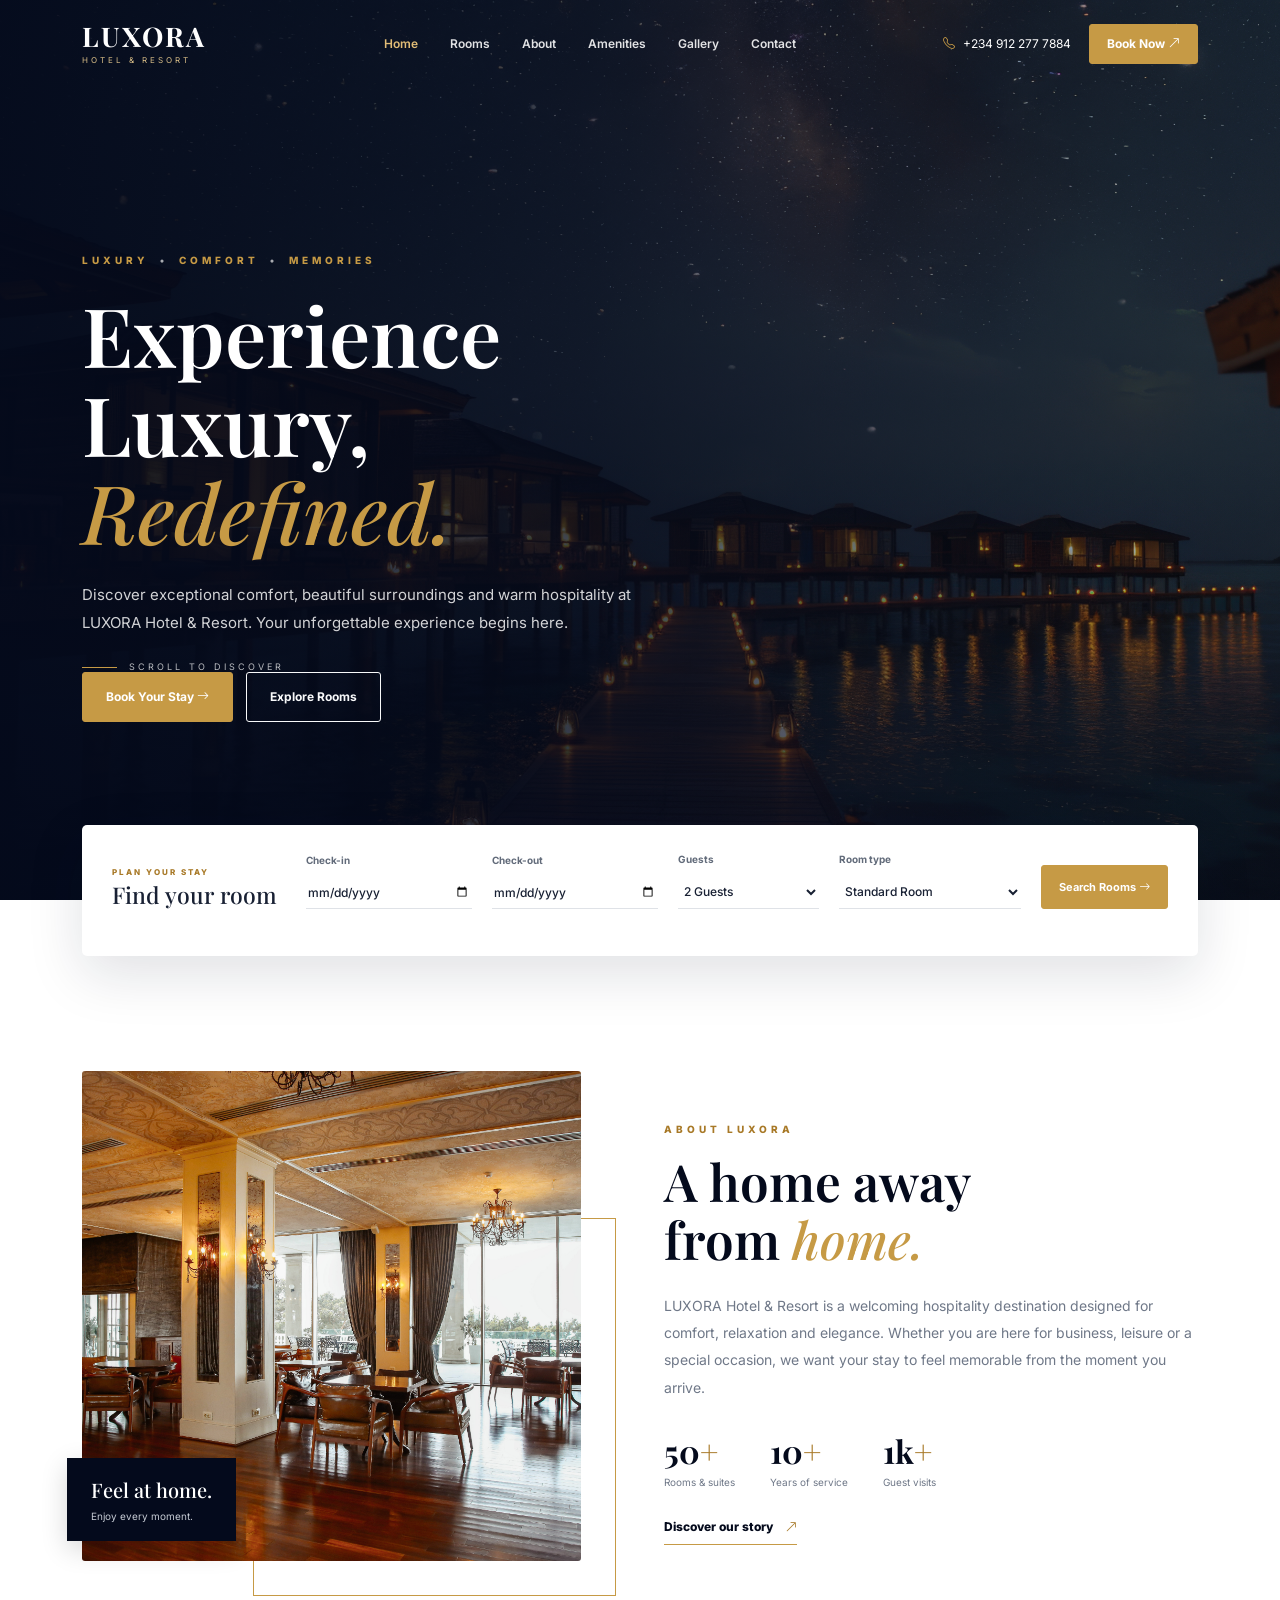
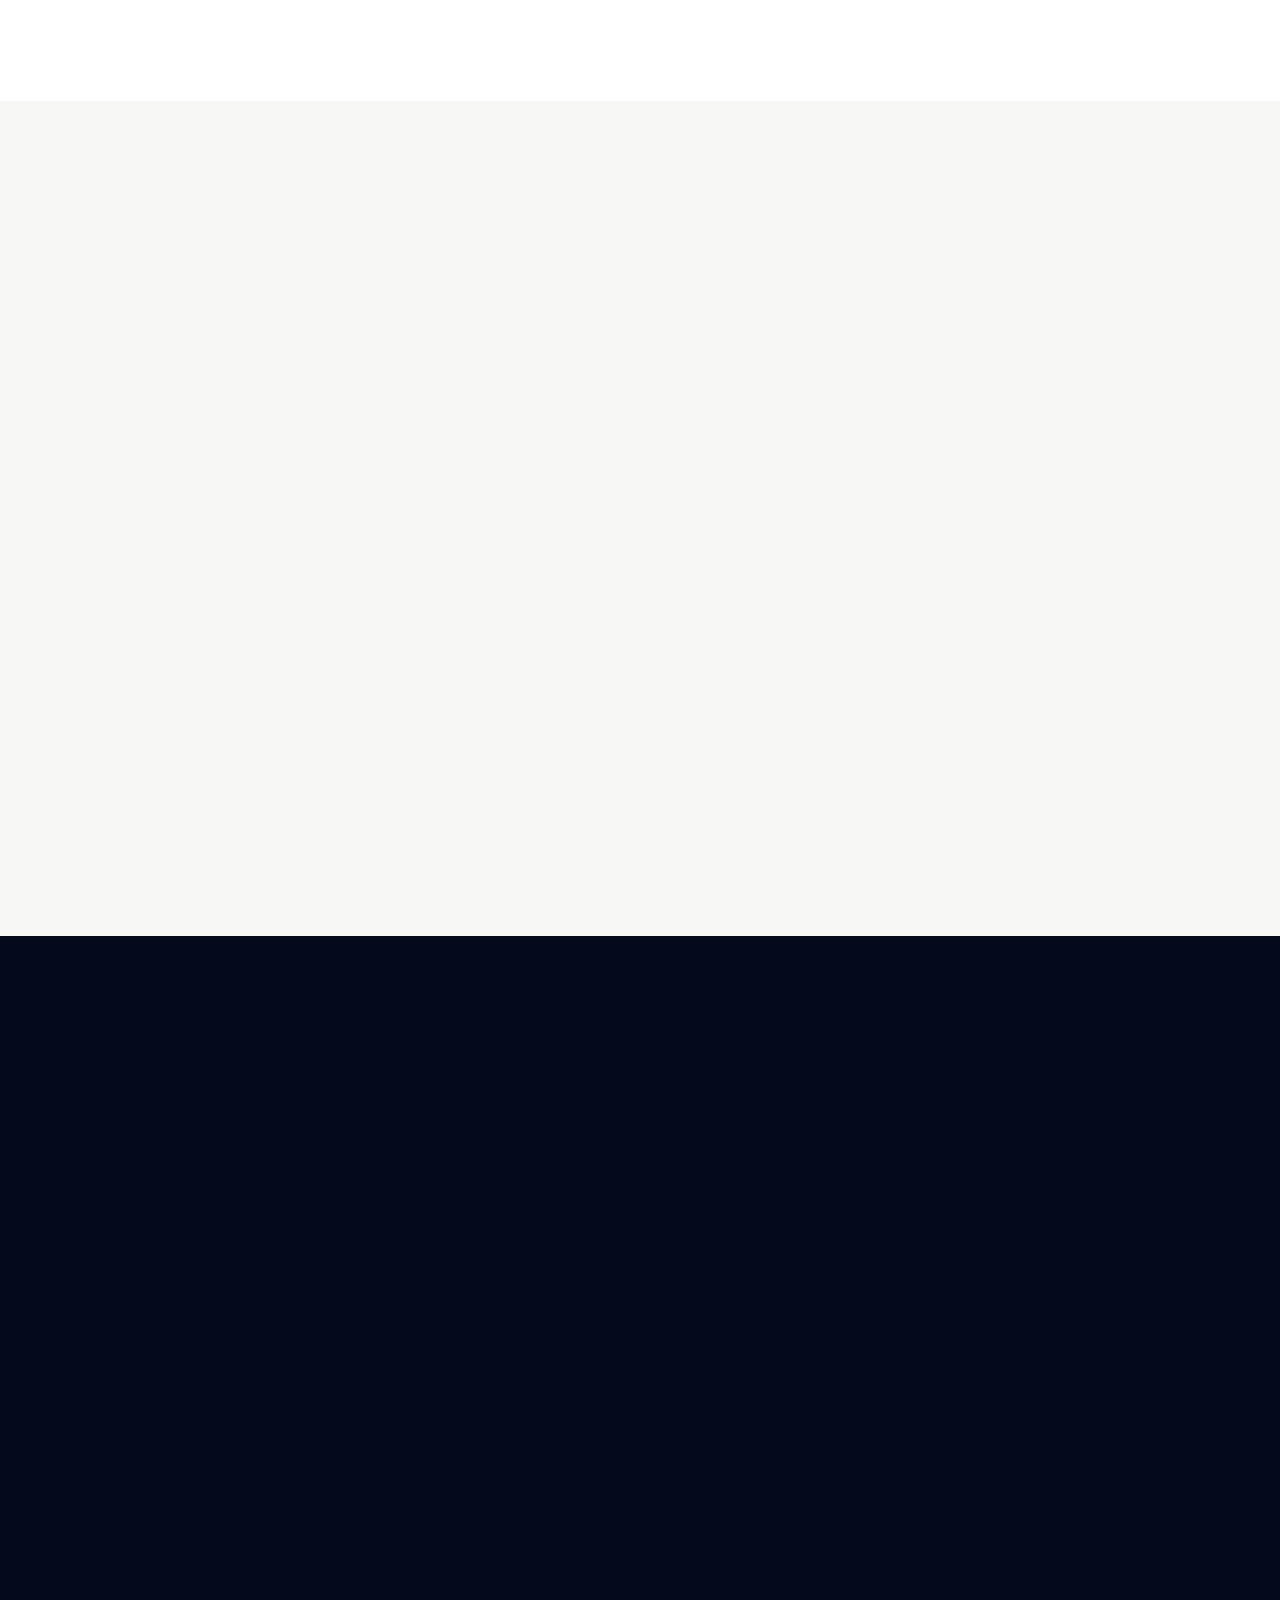
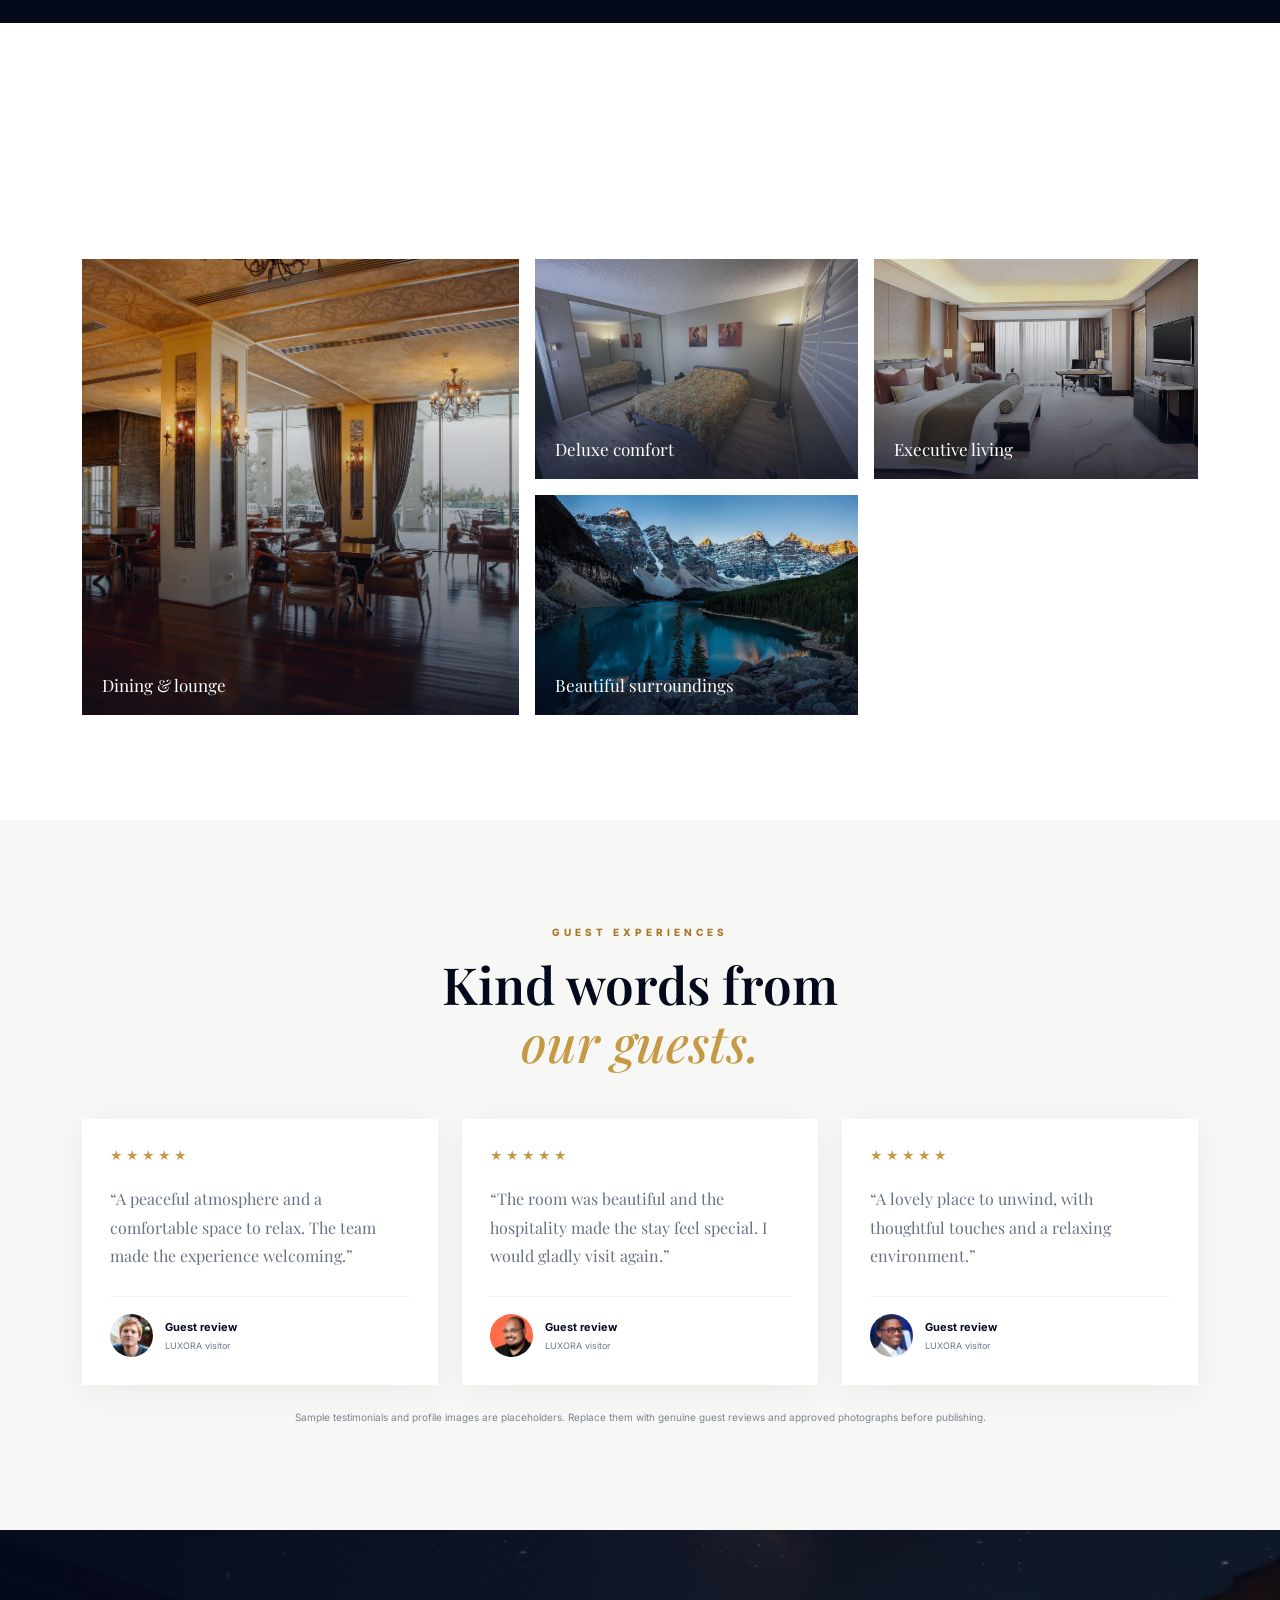
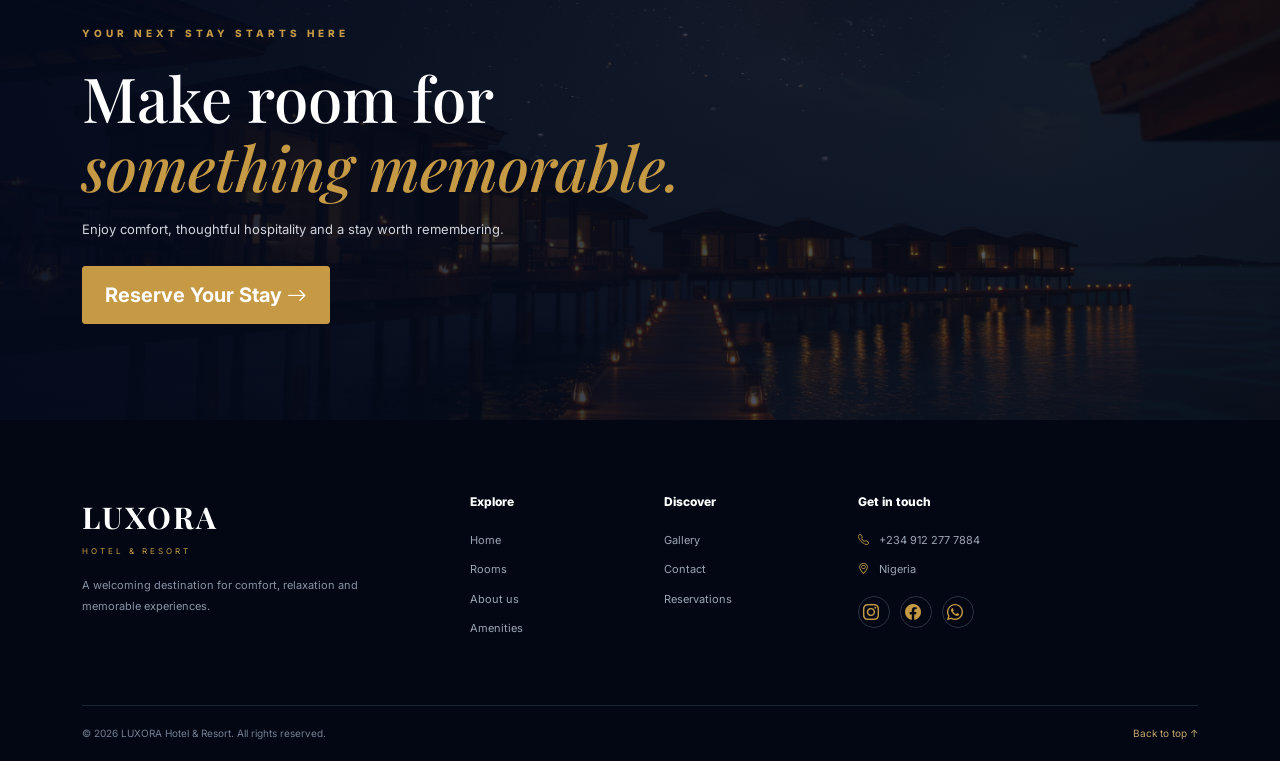
<file: index.html>
<!doctype html>
<html lang="en">
<head>
    <meta charset="utf-8">
    <meta name="viewport" content="width=device-width, initial-scale=1">
    <meta name="description" content="Experience comfort, elegance and warm hospitality at LUXORA Hotel & Resort.">
    <title>LUXORA Hotel & Resort | Luxury, Comfort & Memories</title>

    <link rel="preconnect" href="https://fonts.googleapis.com">
    <link rel="preconnect" href="https://fonts.gstatic.com" crossorigin>
    <link href="https://fonts.googleapis.com/css2?family=Inter:wght@400;500;600;700;800&family=Playfair+Display:wght@400;500;600;700&display=swap" rel="stylesheet">
    <link href="https://cdn.jsdelivr.net/npm/bootstrap@5.0.2/dist/css/bootstrap.min.css" rel="stylesheet">
    <link href="https://cdn.jsdelivr.net/npm/bootstrap-icons@1.11.3/font/bootstrap-icons.css" rel="stylesheet">
    <link rel="stylesheet" href="style.css">
</head>
<body>

<nav class="navbar navbar-expand-lg navbar-dark fixed-top" id="siteNavbar">
    <div class="container">
        <a class="navbar-brand brand" href="index.html">
            <span class="brand-name">LUXORA</span>
            <span class="brand-tagline">HOTEL &amp; RESORT</span>
        </a>

        <button class="navbar-toggler" type="button" data-bs-toggle="collapse" data-bs-target="#mainNav"
            aria-controls="mainNav" aria-expanded="false" aria-label="Toggle navigation">
            <span class="navbar-toggler-icon"></span>
        </button>

        <div class="collapse navbar-collapse" id="mainNav">
            <ul class="navbar-nav mx-auto">
                <li class="nav-item"><a class="nav-link active" href="index.html">Home</a></li>
                <li class="nav-item"><a class="nav-link" href="rooms.html">Rooms</a></li>
                <li class="nav-item"><a class="nav-link" href="about.html">About</a></li>
                <li class="nav-item"><a class="nav-link" href="amenities.html">Amenities</a></li>
                <li class="nav-item"><a class="nav-link" href="gallery.html">Gallery</a></li>
                <li class="nav-item"><a class="nav-link" href="contact.html">Contact</a></li>
            </ul>
            <div class="nav-actions">
                <a class="nav-phone" href="tel:+2349122777884"><i class="bi bi-telephone"></i> +234 912 277 7884</a>
                <a class="btn btn-gold nav-book" href="booking.html">Book Now <i class="bi bi-arrow-up-right"></i></a>
            </div>
        </div>
    </div>
</nav>

<main class="hero" id="home">
    <div class="hero-overlay"></div>
    <div class="container hero-container">
        <div class="hero-content reveal">
            <p class="eyebrow"><span></span> LUXURY <b>•</b> COMFORT <b>•</b> MEMORIES</p>
            <h1>Experience Luxury,<br><em>Redefined.</em></h1>
            <p class="hero-description">Discover exceptional comfort, beautiful surroundings and warm hospitality at LUXORA Hotel &amp; Resort. Your unforgettable experience begins here.</p>
            <div class="hero-actions">
                <a href="#bookingBox" class="btn btn-gold btn-lg">Book Your Stay <i class="bi bi-arrow-right"></i></a>
                <a href="rooms.html" class="btn btn-outline-light btn-lg">Explore Rooms</a>
            </div>
        </div>
        <a href="#about" class="scroll-cue"><span></span> SCROLL TO DISCOVER</a>
    </div>
</main>

<section class="booking-wrap" aria-label="Room booking search">
    <div class="container">
        <form class="booking-panel reveal" id="bookingBox">
            <div class="booking-heading">
                <span class="eyebrow dark-eyebrow">PLAN YOUR STAY</span>
                <h2>Find your room</h2>
            </div>
            <div class="booking-field">
                <label for="checkin">Check-in</label>
                <input type="date" id="checkin" name="checkin" required>
            </div>
            <div class="booking-field">
                <label for="checkout">Check-out</label>
                <input type="date" id="checkout" name="checkout" required>
            </div>
            <div class="booking-field">
                <label for="travelers">Guests</label>
                <select id="travelers" name="travelers">
                    <option value="1">1 Guest</option>
                    <option value="2" selected>2 Guests</option>
                    <option value="3">3 Guests</option>
                    <option value="4">4 Guests</option>
                    <option value="5">5+ Guests</option>
                </select>
            </div>
            <div class="booking-field">
                <label for="roomType">Room type</label>
                <select id="roomType" name="roomType">
                    <option value="standard">Standard Room</option>
                    <option value="deluxe">Deluxe Room</option>
                    <option value="executive">Executive Suite</option>
                </select>
            </div>
            <button type="submit" class="btn btn-gold search-button">Search Rooms <i class="bi bi-arrow-right"></i></button>
            <p class="booking-message" id="bookingMessage" role="status" aria-live="polite"></p>
        </form>
    </div>
</section>

<section class="section about-section" id="about">
    <div class="container">
        <div class="row align-items-center g-5">
            <div class="col-lg-6 reveal">
                <div class="about-photo-wrap">
                    <img src="images/restaurant-hall-with-leather-armchairs-french-windows.jpg" alt="Elegant LUXORA hotel lounge" class="about-photo">
                    <div class="photo-note"><strong>Feel at home.</strong><span>Enjoy every moment.</span></div>
                </div>
            </div>
            <div class="col-lg-6 reveal">
                <p class="eyebrow section-eyebrow">ABOUT LUXORA</p>
                <h2 class="section-title">A home away<br>from <em>home.</em></h2>
                <p class="section-copy">LUXORA Hotel &amp; Resort is a welcoming hospitality destination designed for comfort, relaxation and elegance. Whether you are here for business, leisure or a special occasion, we want your stay to feel memorable from the moment you arrive.</p>
                <div class="stats-row">
                    <div><strong>50<span>+</span></strong><small>Rooms &amp; suites</small></div>
                    <div><strong>10<span>+</span></strong><small>Years of service</small></div>
                    <div><strong>1k<span>+</span></strong><small>Guest visits</small></div>
                </div>
                <a href="about.html" class="text-link">Discover our story <i class="bi bi-arrow-up-right"></i></a>
            </div>
        </div>
    </div>
</section>

<section class="section rooms-section" id="rooms">
    <div class="container">
        <div class="section-heading-row reveal">
            <div>
                <p class="eyebrow section-eyebrow">STAY YOUR WAY</p>
                <h2 class="section-title">Rooms &amp; <em>suites.</em></h2>
            </div>
            <div class="section-heading-side">
                <p>Thoughtfully designed spaces, modern comforts and room to relax. Find the stay that suits you.</p>
                <a href="rooms.html" class="text-link">View all rooms <i class="bi bi-arrow-up-right"></i></a>
            </div>
        </div>

        <div class="row g-4">
            <div class="col-md-6 col-lg-4 reveal">
                <article class="room-card">
                    <div class="room-image"><img src="images/starry-sky-town.jpg" alt="Standard room at LUXORA" loading="lazy"><span class="room-tag">COMFORT</span></div>
                    <div class="room-card-body">
                        <div class="room-title-row"><h3>Standard Room</h3><p><strong>₦35,000</strong><small>/ night</small></p></div>
                        <div class="room-features"><span><i class="bi bi-bed"></i> King bed</span><span><i class="bi bi-wifi"></i> Wi-Fi</span><span><i class="bi bi-snow"></i> A/C</span></div>
                        <p class="room-description">A cosy, stylish retreat with the essentials for a comfortable stay.</p>
                        <a href="rooms.html" class="room-link">Explore room <i class="bi bi-arrow-right"></i></a>
                    </div>
                </article>
            </div>
            <div class="col-md-6 col-lg-4 reveal">
                <article class="room-card featured-room">
                    <div class="room-image"><img src="images/deluxe.jpg" alt="Deluxe room at LUXORA" loading="lazy"><span class="room-tag">MOST POPULAR</span></div>
                    <div class="room-card-body">
                        <div class="room-title-row"><h3>Deluxe Room</h3><p><strong>₦50,000</strong><small>/ night</small></p></div>
                        <div class="room-features"><span><i class="bi bi-bed"></i> King bed</span><span><i class="bi bi-wifi"></i> Wi-Fi</span><span><i class="bi bi-binoculars"></i> View</span></div>
                        <p class="room-description">More space and thoughtful details for a little extra comfort.</p>
                        <a href="rooms.html" class="room-link">Explore room <i class="bi bi-arrow-right"></i></a>
                    </div>
                </article>
            </div>
            <div class="col-md-6 col-lg-4 reveal">
                <article class="room-card">
                    <div class="room-image"><img src="images/executive.jpg" alt="Executive suite at LUXORA" loading="lazy"><span class="room-tag">EXTRA SPACE</span></div>
                    <div class="room-card-body">
                        <div class="room-title-row"><h3>Executive Suite</h3><p><strong>₦80,000</strong><small>/ night</small></p></div>
                        <div class="room-features"><span><i class="bi bi-house"></i> Living area</span><span><i class="bi bi-wifi"></i> Wi-Fi</span><span><i class="bi bi-stars"></i> Premium</span></div>
                        <p class="room-description">A spacious suite designed for guests who appreciate room to unwind.</p>
                        <a href="rooms.html" class="room-link">Explore room <i class="bi bi-arrow-right"></i></a>
                    </div>
                </article>
            </div>
        </div>
    </div>
</section>

<section class="amenities-section section" id="amenities">
    <div class="container">
        <div class="amenities-intro reveal">
            <p class="eyebrow">THE LUXORA EXPERIENCE</p>
            <h2 class="section-title light-title">Everything you need<br>for a <em>better stay.</em></h2>
            <p>From moments of relaxation to the little details that make travel easier, enjoy facilities designed around you.</p>
            <a href="amenities.html" class="btn btn-outline-light">Explore amenities <i class="bi bi-arrow-up-right"></i></a>
        </div>
        <div class="amenity-grid">
            <article class="amenity-card reveal"><span class="amenity-icon"><i class="bi bi-water"></i></span><h3>Swimming Pool</h3><p>Take a refreshing break and enjoy a relaxed atmosphere.</p></article>
            <article class="amenity-card reveal"><span class="amenity-icon"><i class="bi bi-cup-hot"></i></span><h3>Restaurant</h3><p>Enjoy delicious meals and welcoming dining spaces.</p></article>
            <article class="amenity-card reveal"><span class="amenity-icon"><i class="bi bi-heart-pulse"></i></span><h3>Gym &amp; Fitness</h3><p>Make room for movement during your stay.</p></article>
            <article class="amenity-card reveal"><span class="amenity-icon"><i class="bi bi-shield-check"></i></span><h3>24/7 Security</h3><p>Feel reassured with security throughout your visit.</p></article>
        </div>
    </div>
</section>

<section class="section gallery-section" id="gallery">
    <div class="container">
        <div class="section-heading-row reveal">
            <div><p class="eyebrow section-eyebrow">A CLOSER LOOK</p><h2 class="section-title">Moments at <em>LUXORA.</em></h2></div>
            <div class="section-heading-side"><p>Take a glimpse at the spaces and details that make your stay special.</p><a href="gallery.html" class="text-link">View gallery <i class="bi bi-arrow-up-right"></i></a></div>
        </div>
        <div class="gallery-grid">
            <a href="gallery.html" class="gallery-item gallery-large reveal"><img src="images/restaurant-hall-with-leather-armchairs-french-windows.jpg" alt="LUXORA restaurant and lounge" loading="lazy"><span>Dining &amp; lounge</span></a>
            <a href="gallery.html" class="gallery-item reveal"><img src="images/deluxe.jpg" alt="Deluxe room interior" loading="lazy"><span>Deluxe comfort</span></a>
            <a href="gallery.html" class="gallery-item reveal"><img src="images/executive.jpg" alt="Executive suite interior" loading="lazy"><span>Executive living</span></a>
            <a href="gallery.html" class="gallery-item reveal"><img src="images/beautiful world.jpg" alt="Beautiful surroundings" loading="lazy"><span>Beautiful surroundings</span></a>
        </div>
    </div>
</section>

<section class="section testimonials-section">
    <div class="container">
        <div class="text-center reveal">
            <p class="eyebrow section-eyebrow">GUEST EXPERIENCES</p>
            <h2 class="section-title">Kind words from<br><em>our guests.</em></h2>
        </div>
        <div class="row g-4 mt-3">
            <div class="col-md-4 reveal"><article class="testimonial-card"><div class="stars">★★★★★</div><p>“A peaceful atmosphere and a comfortable space to relax. The team made the experience welcoming.”</p><div class="guest"><img src="images/patrick-collison-headshot.jpg" alt="" loading="lazy"><div><strong>Guest review</strong><small>LUXORA visitor</small></div></div></article></div>
            <div class="col-md-4 reveal"><article class="testimonial-card"><div class="stars">★★★★★</div><p>“The room was beautiful and the hospitality made the stay feel special. I would gladly visit again.”</p><div class="guest"><img src="images/michael-siebel-headshot.jpeg" alt="" loading="lazy"><div><strong>Guest review</strong><small>LUXORA visitor</small></div></div></article></div>
            <div class="col-md-4 reveal"><article class="testimonial-card"><div class="stars">★★★★★</div><p>“A lovely place to unwind, with thoughtful touches and a relaxing environment.”</p><div class="guest"><img src="images/otto-williams.jpeg" alt="" loading="lazy"><div><strong>Guest review</strong><small>LUXORA visitor</small></div></div></article></div>
        </div>
        <p class="testimonial-note">Sample testimonials and profile images are placeholders. Replace them with genuine guest reviews and approved photographs before publishing.</p>
    </div>
</section>

<section class="final-cta">
    <div class="cta-overlay"></div>
    <div class="container cta-content reveal">
        <p class="eyebrow">YOUR NEXT STAY STARTS HERE</p>
        <h2>Make room for<br><em>something memorable.</em></h2>
        <p>Enjoy comfort, thoughtful hospitality and a stay worth remembering.</p>
        <a href="#bookingBox" class="btn btn-gold btn-lg">Reserve Your Stay <i class="bi bi-arrow-right"></i></a>
    </div>
</section>

<footer class="site-footer" id="contact">
    <div class="container">
        <div class="row g-5">
            <div class="col-lg-4">
                <a class="footer-brand" href="#home">LUXORA</a>
                <p class="footer-tagline">HOTEL &amp; RESORT</p>
                <p class="footer-about">A welcoming destination for comfort, relaxation and memorable experiences.</p>
            </div>
            <div class="col-6 col-lg-2">
                <h3>Explore</h3>
                <a href="#home">Home</a><a href="rooms.html">Rooms</a><a href="#about">About us</a><a href="#amenities">Amenities</a>
            </div>
            <div class="col-6 col-lg-2">
                <h3>Discover</h3>
                <a href="#gallery">Gallery</a><a href="contact.html">Contact</a><a href="#bookingBox">Reservations</a>
            </div>
            <div class="col-lg-4">
                <h3>Get in touch</h3>
                <a href="tel:+2349122777884"><i class="bi bi-telephone"></i> +234 912 277 7884</a>
                <p><i class="bi bi-geo-alt"></i> Nigeria</p>
                <div class="social-links"><a href="#" aria-label="Instagram"><i class="bi bi-instagram"></i></a><a href="#" aria-label="Facebook"><i class="bi bi-facebook"></i></a><a href="#" aria-label="WhatsApp"><i class="bi bi-whatsapp"></i></a></div>
            </div>
        </div>
        <div class="footer-bottom"><span>© <span id="currentYear"></span> LUXORA Hotel &amp; Resort. All rights reserved.</span><a href="#home">Back to top ↑</a></div>
    </div>
</footer>

<script src="https://cdn.jsdelivr.net/npm/bootstrap@5.0.2/dist/js/bootstrap.bundle.min.js"></script>
<script src="script.js"></script>
</body>
</html>
</file>
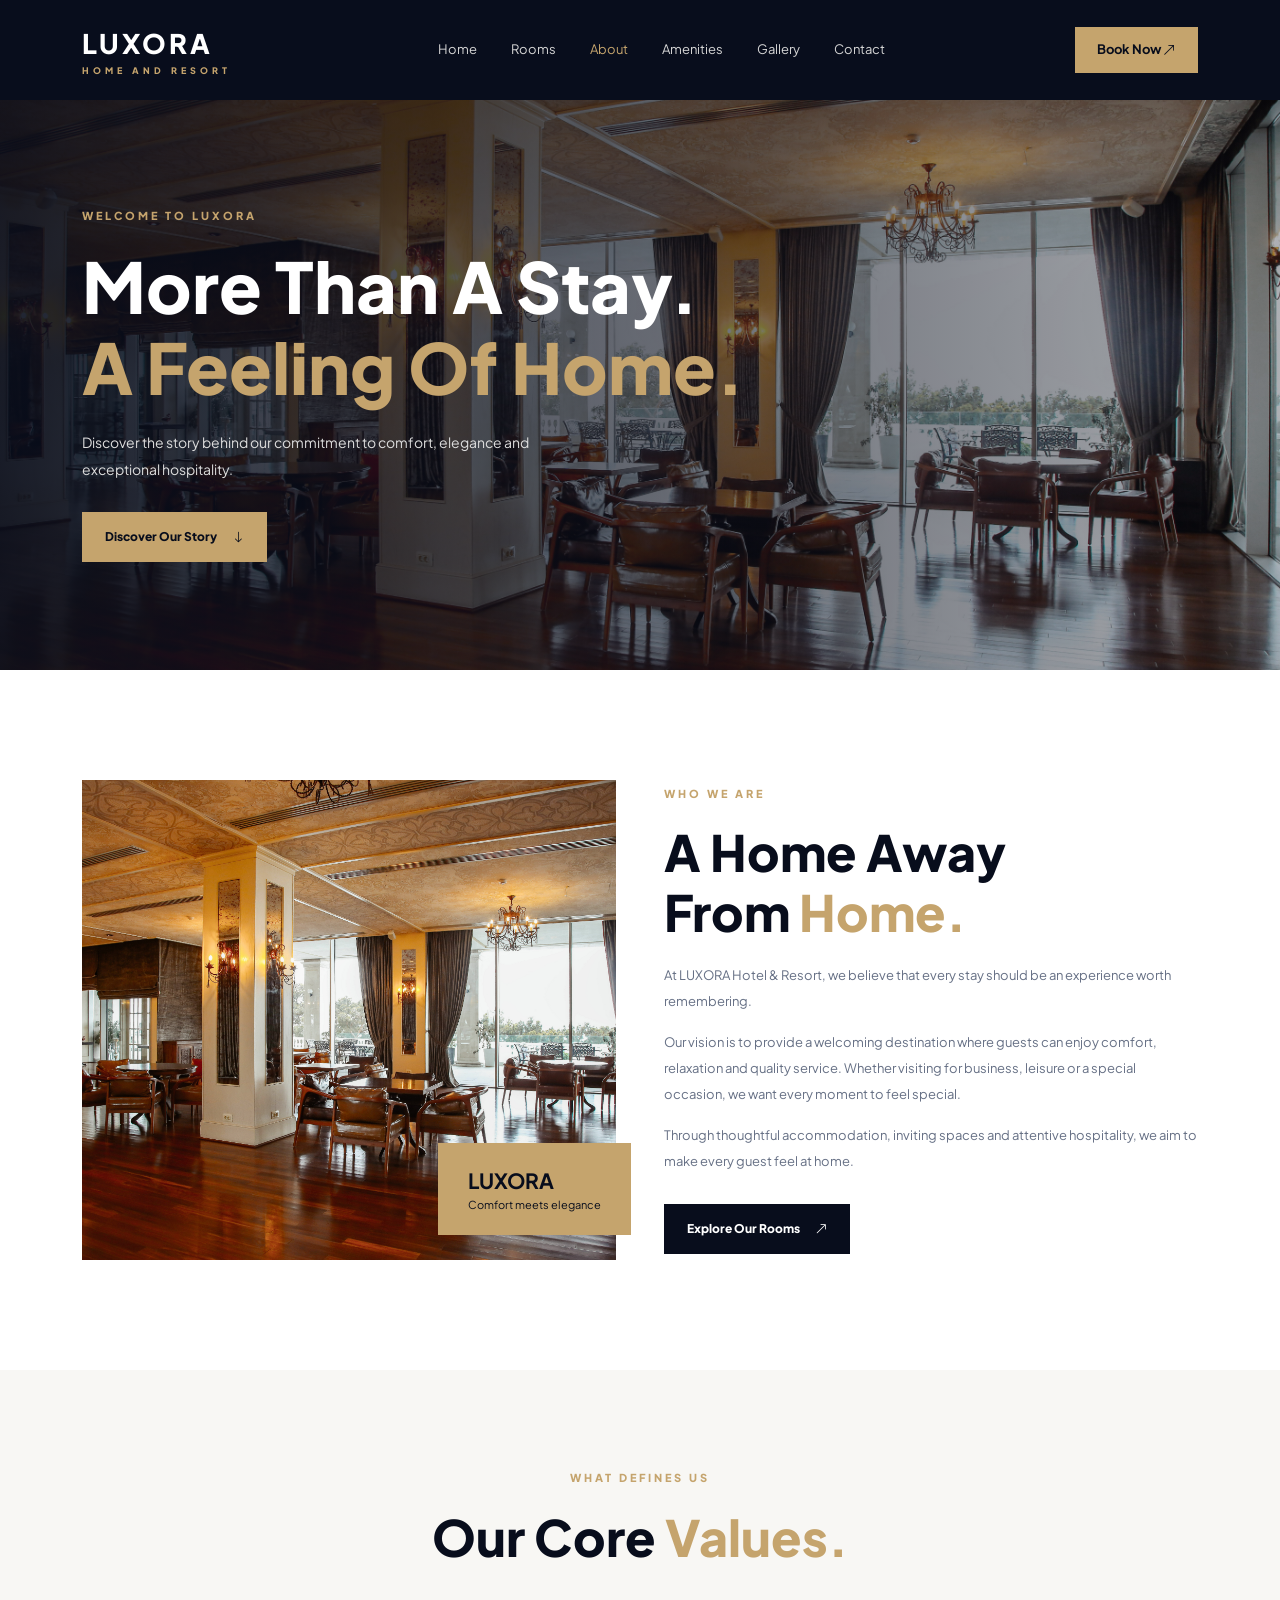
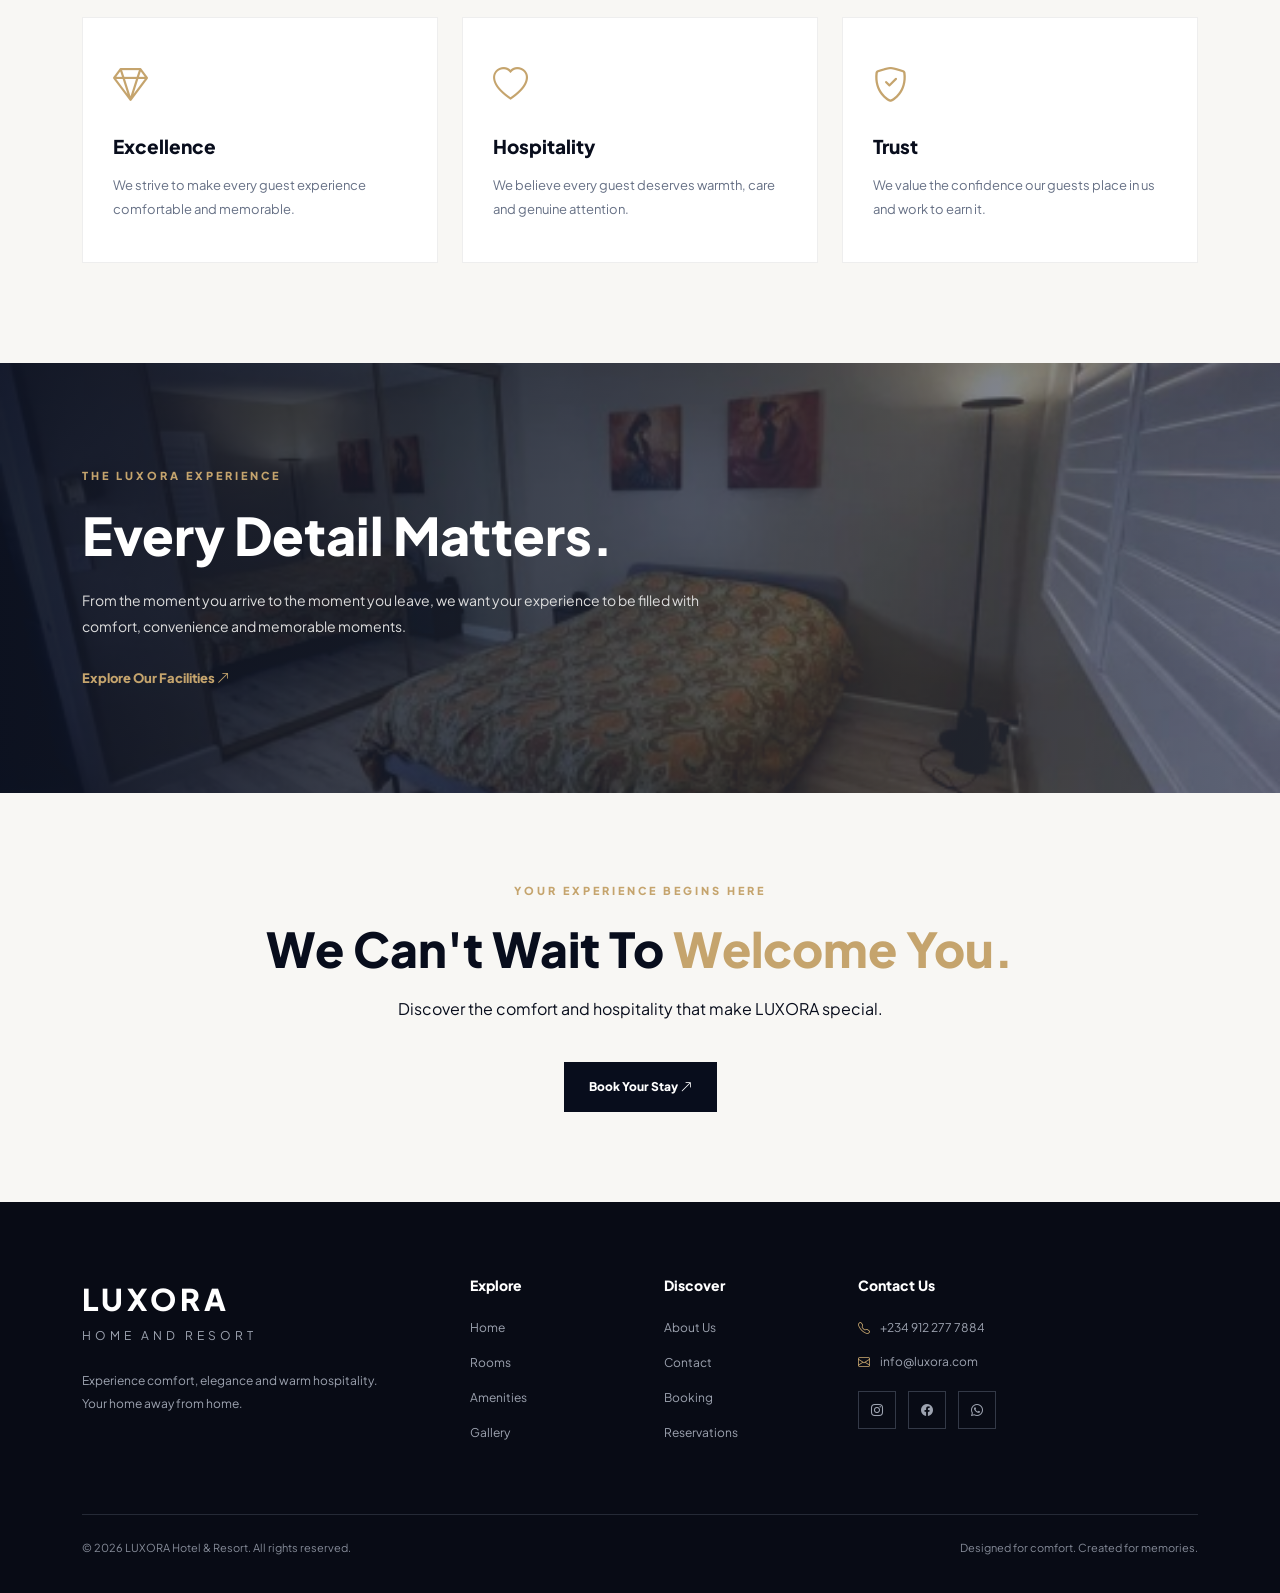
<file: about.html>
<!DOCTYPE html>
<html lang="en">
<head>
    <meta charset="UTF-8">
    <meta name="viewport" content="width=device-width, initial-scale=1.0">
    <title>About Us | LUXORA Hotel & Resort</title>

    <link href="https://cdn.jsdelivr.net/npm/bootstrap@5.0.2/dist/css/bootstrap.min.css" rel="stylesheet">
    <link rel="stylesheet" href="https://cdn.jsdelivr.net/npm/bootstrap-icons@1.11.3/font/bootstrap-icons.min.css">
    <link rel="stylesheet" href="about.css">
</head>
<body>

<!-- NAVBAR -->
<nav class="navbar navbar-expand-lg luxora-navbar">
    <div class="container">
        <a href="index.html" class="navbar-brand">
            LUXORA
            <span>HOME AND RESORT</span>
        </a>

        <button class="navbar-toggler" type="button" data-bs-toggle="collapse" data-bs-target="#navbarMenu">
            <i class="bi bi-list"></i>
        </button>

        <div class="collapse navbar-collapse" id="navbarMenu">
            <ul class="navbar-nav mx-auto">
                <li class="nav-item"><a href="index.html" class="nav-link">Home</a></li>
                <li class="nav-item"><a href="rooms.html" class="nav-link">Rooms</a></li>
                <li class="nav-item"><a href="about.html" class="nav-link active">About</a></li>
                <li class="nav-item"><a href="amenities.html" class="nav-link">Amenities</a></li>
                <li class="nav-item"><a href="gallery.html" class="nav-link">Gallery</a></li>
                <li class="nav-item"><a href="contact.html" class="nav-link">Contact</a></li>
            </ul>

            <a href="booking.html" class="nav-book-btn">
                Book Now <i class="bi bi-arrow-up-right"></i>
            </a>
        </div>
    </div>
</nav>

<!-- HERO -->
<section class="about-hero">
    <div class="container">
        <p class="about-eyebrow">WELCOME TO LUXORA</p>
        <h1>More Than A Stay.<br><span>A Feeling Of Home.</span></h1>
        <p>Discover the story behind our commitment to comfort, elegance and exceptional hospitality.</p>
        <a href="#our-story" class="about-hero-btn">Discover Our Story <i class="bi bi-arrow-down"></i></a>
    </div>
</section>

<!-- OUR STORY -->
<section class="about-story" id="our-story">
    <div class="container">
        <div class="row align-items-center g-5">
            <div class="col-lg-6">
                <div class="story-image">
                    <img src="images/restaurant-hall-with-leather-armchairs-french-windows.jpg" alt="LUXORA elegant hotel interior">
                    <div class="story-image-note">
                        <strong>LUXORA</strong>
                        <span>Comfort meets elegance</span>
                    </div>
                </div>
            </div>

            <div class="col-lg-6">
                <p class="about-eyebrow">WHO WE ARE</p>
                <h2>A Home Away<br>From <span>Home.</span></h2>
                <p>
                    At LUXORA Hotel & Resort, we believe that every stay
                    should be an experience worth remembering.
                </p>
                <p>
                    Our vision is to provide a welcoming destination where
                    guests can enjoy comfort, relaxation and quality service.
                    Whether visiting for business, leisure or a special
                    occasion, we want every moment to feel special.
                </p>
                <p>
                    Through thoughtful accommodation, inviting spaces and
                    attentive hospitality, we aim to make every guest feel
                    at home.
                </p>

                <a href="rooms.html" class="story-link">
                    Explore Our Rooms <i class="bi bi-arrow-up-right"></i>
                </a>
            </div>
        </div>
    </div>
</section>

<!-- OUR VALUES -->
<section class="about-values">
    <div class="container">
        <div class="values-heading">
            <p class="about-eyebrow">WHAT DEFINES US</p>
            <h2>Our Core <span>Values.</span></h2>
        </div>

        <div class="row g-4">
            <div class="col-md-4">
                <article class="value-card">
                    <i class="bi bi-gem"></i>
                    <h3>Excellence</h3>
                    <p>We strive to make every guest experience comfortable and memorable.</p>
                </article>
            </div>

            <div class="col-md-4">
                <article class="value-card">
                    <i class="bi bi-heart"></i>
                    <h3>Hospitality</h3>
                    <p>We believe every guest deserves warmth, care and genuine attention.</p>
                </article>
            </div>

            <div class="col-md-4">
                <article class="value-card">
                    <i class="bi bi-shield-check"></i>
                    <h3>Trust</h3>
                    <p>We value the confidence our guests place in us and work to earn it.</p>
                </article>
            </div>
        </div>
    </div>
</section>

<!-- OUR EXPERIENCE -->
<section class="about-experience">
    <div class="container">
        <div class="experience-content">
            <p class="about-eyebrow">THE LUXORA EXPERIENCE</p>
            <h2>Every Detail Matters.</h2>
            <p>
                From the moment you arrive to the moment you leave,
                we want your experience to be filled with comfort,
                convenience and memorable moments.
            </p>
            <a href="amenities.html">Explore Our Facilities <i class="bi bi-arrow-up-right"></i></a>
        </div>
    </div>
</section>

<!-- CALL TO ACTION -->
<section class="about-cta">
    <div class="container">
        <p class="about-eyebrow">YOUR EXPERIENCE BEGINS HERE</p>
        <h2>We Can't Wait To <span>Welcome You.</span></h2>
        <p>Discover the comfort and hospitality that make LUXORA special.</p>
        <a href="booking.html">Book Your Stay <i class="bi bi-arrow-up-right"></i></a>
    </div>
</section>

<!-- FOOTER -->
<footer class="lux-footer">
    <div class="container">
        <div class="row g-5">
            <div class="col-lg-4">
                <a href="index.html" class="footer-brand">LUXORA</a>
                <p class="footer-tagline">HOME AND RESORT</p>
                <p class="footer-description">
                    Experience comfort, elegance and warm hospitality.
                    Your home away from home.
                </p>
            </div>

            <div class="col-6 col-lg-2">
                <h4>Explore</h4>
                <a href="index.html">Home</a>
                <a href="rooms.html">Rooms</a>
                <a href="amenities.html">Amenities</a>
                <a href="gallery.html">Gallery</a>
            </div>

            <div class="col-6 col-lg-2">
                <h4>Discover</h4>
                <a href="about.html">About Us</a>
                <a href="contact.html">Contact</a>
                <a href="booking.html">Booking</a>
                <a href="reservation.html">Reservations</a>
            </div>

            <div class="col-lg-4">
                <h4>Contact Us</h4>
                <p><i class="bi bi-telephone"></i> +234 912 277 7884</p>
                <p><i class="bi bi-envelope"></i> info@luxora.com</p>

                <div class="footer-socials">
                    <a href="#" aria-label="Instagram"><i class="bi bi-instagram"></i></a>
                    <a href="#" aria-label="Facebook"><i class="bi bi-facebook"></i></a>
                    <a href="#" aria-label="WhatsApp"><i class="bi bi-whatsapp"></i></a>
                </div>
            </div>
        </div>

        <div class="footer-bottom">
            <p>© 2026 LUXORA Hotel & Resort. All rights reserved.</p>
            <p>Designed for comfort. Created for memories.</p>
        </div>
    </div>
</footer>

<script src="https://cdn.jsdelivr.net/npm/bootstrap@5.0.2/dist/js/bootstrap.bundle.min.js"></script>
</body>
</html>
</file>
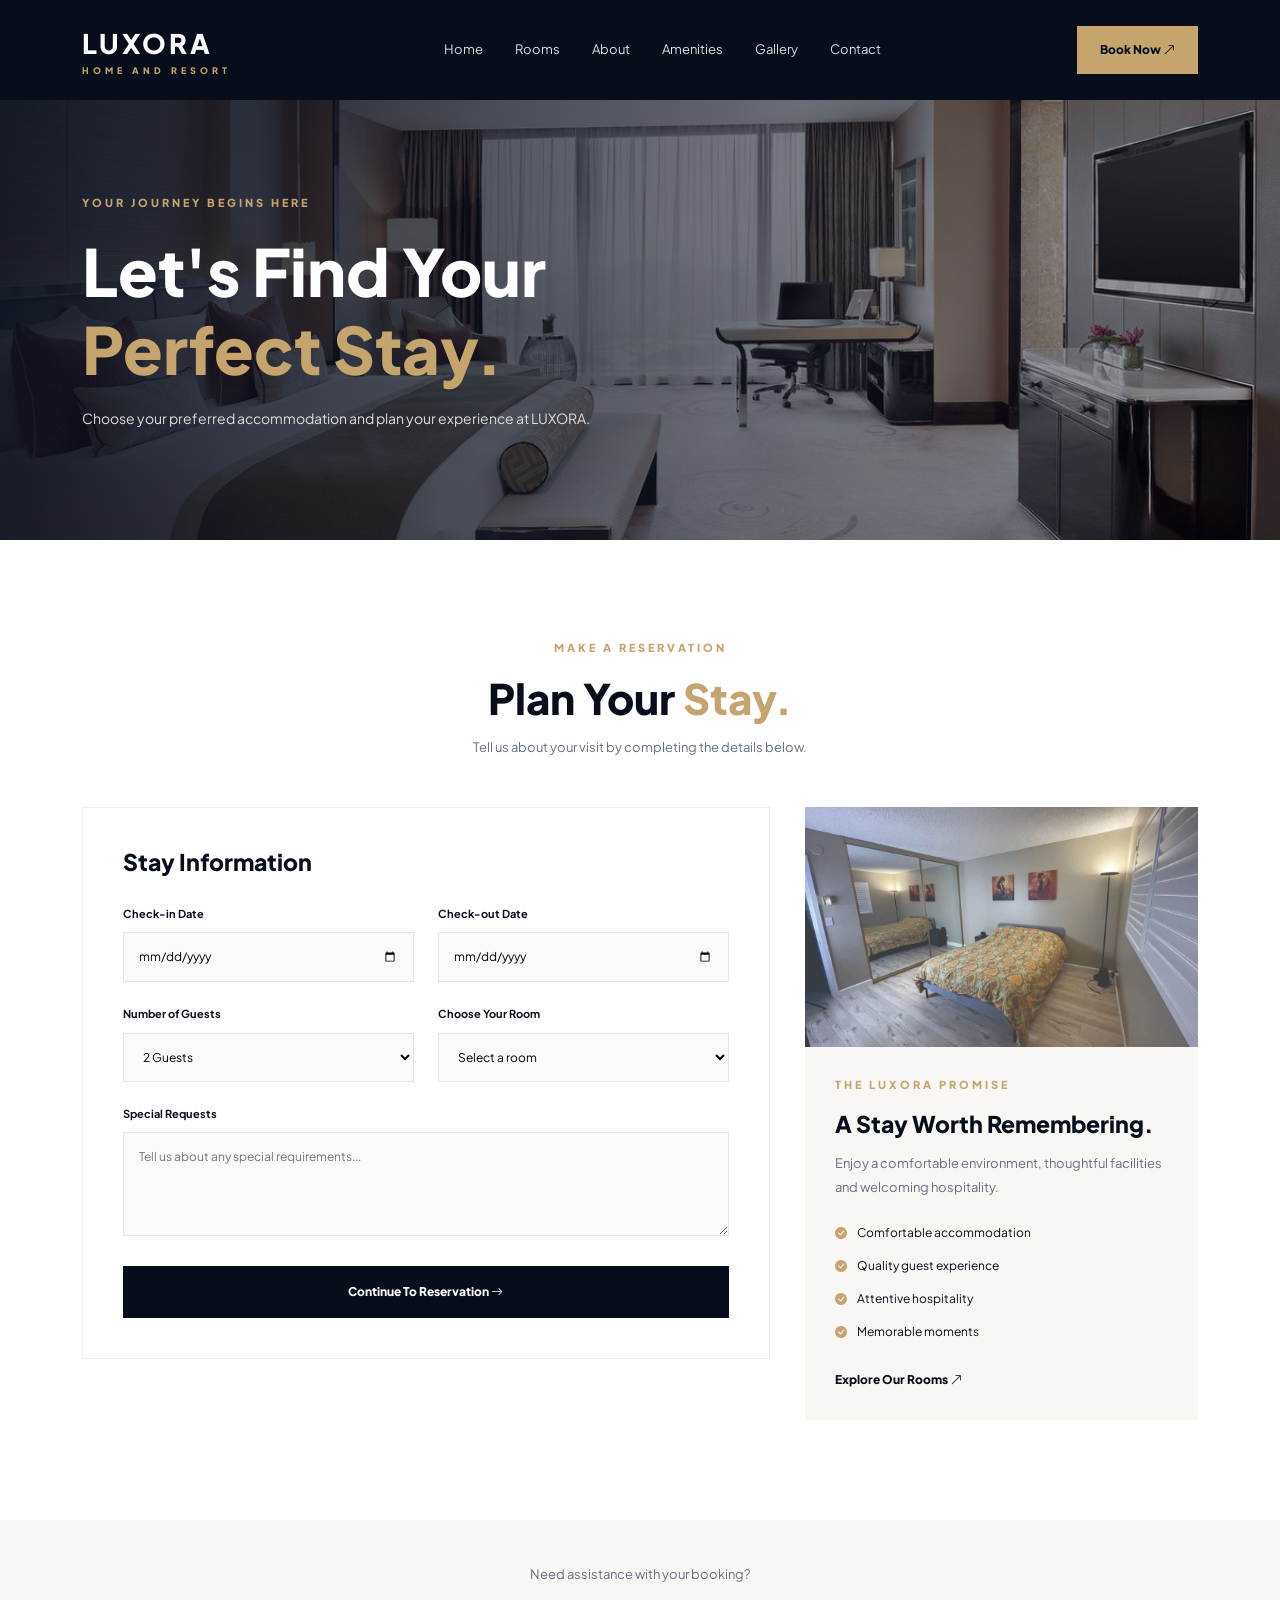
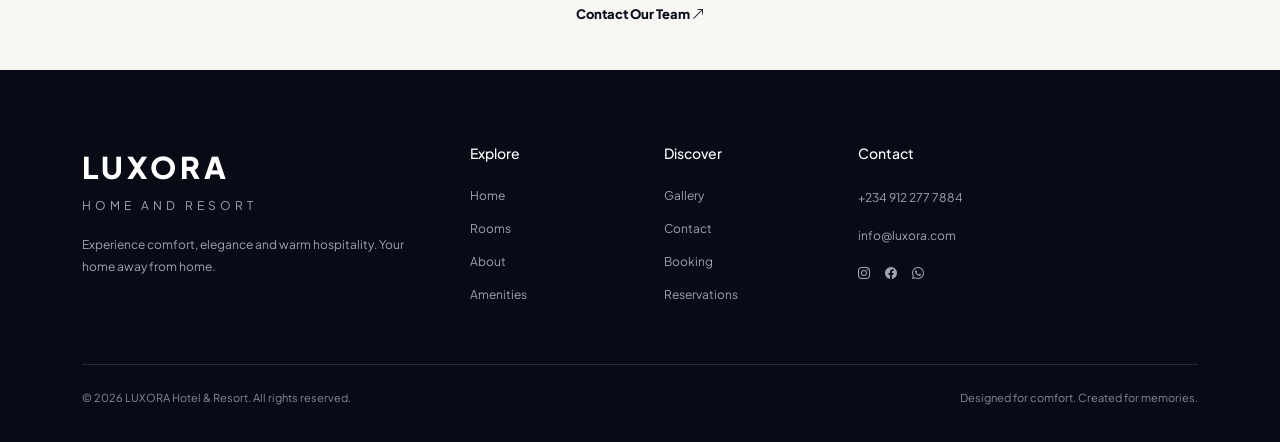
<file: booking.html>
<!DOCTYPE html>
<html lang="en">
<head>
    <meta charset="UTF-8">
    <meta name="viewport" content="width=device-width, initial-scale=1.0">
    <title>Book Your Stay | LUXORA Hotel & Resort</title>
    <link href="https://cdn.jsdelivr.net/npm/bootstrap@5.0.2/dist/css/bootstrap.min.css" rel="stylesheet">
    <link rel="stylesheet" href="https://cdn.jsdelivr.net/npm/bootstrap-icons@1.11.3/font/bootstrap-icons.min.css">
    <link rel="stylesheet" href="booking.css">
</head>
<body>

<nav class="navbar navbar-expand-lg lux-navbar">
    <div class="container">
        <a href="index.html" class="navbar-brand">LUXORA<span>HOME AND RESORT</span></a>
        <button class="navbar-toggler" type="button" data-bs-toggle="collapse" data-bs-target="#navMenu"><i class="bi bi-list"></i></button>
        <div class="collapse navbar-collapse" id="navMenu">
            <ul class="navbar-nav mx-auto">
                <li class="nav-item"><a href="index.html" class="nav-link">Home</a></li>
                <li class="nav-item"><a href="rooms.html" class="nav-link">Rooms</a></li>
                <li class="nav-item"><a href="about.html" class="nav-link">About</a></li>
                <li class="nav-item"><a href="amenities.html" class="nav-link">Amenities</a></li>
                <li class="nav-item"><a href="gallery.html" class="nav-link">Gallery</a></li>
                <li class="nav-item"><a href="contact.html" class="nav-link">Contact</a></li>
            </ul>
            <a href="booking.html" class="nav-book active">Book Now <i class="bi bi-arrow-up-right"></i></a>
        </div>
    </div>
</nav>

<header class="booking-hero">
    <div class="container">
        <p class="eyebrow">YOUR JOURNEY BEGINS HERE</p>
        <h1>Let's Find Your<br><span>Perfect Stay.</span></h1>
        <p>Choose your preferred accommodation and plan your experience at LUXORA.</p>
    </div>
</header>

<section class="booking-section">
    <div class="container">
        <div class="booking-heading">
            <p class="eyebrow">MAKE A RESERVATION</p>
            <h2>Plan Your <span>Stay.</span></h2>
            <p>Tell us about your visit by completing the details below.</p>
        </div>

        <div class="booking-layout">
            <form class="booking-form">
                <h3>Stay Information</h3>

                <div class="row g-4">
                    <div class="col-md-6">
                        <label for="checkin">Check-in Date</label>
                        <input type="date" id="checkin" required>
                    </div>

                    <div class="col-md-6">
                        <label for="checkout">Check-out Date</label>
                        <input type="date" id="checkout" required>
                    </div>

                    <div class="col-md-6">
                        <label for="guests">Number of Guests</label>
                        <select id="guests">
                            <option value="1">1 Guest</option>
                            <option value="2" selected>2 Guests</option>
                            <option value="3">3 Guests</option>
                            <option value="4">4 Guests</option>
                            <option value="5">5+ Guests</option>
                        </select>
                    </div>

                    <div class="col-md-6">
                        <label for="roomType">Choose Your Room</label>
                        <select id="roomType" required>
                            <option value="">Select a room</option>
                            <option value="standard">Standard Room - ₦35,000/night</option>
                            <option value="deluxe">Deluxe Room - ₦50,000/night</option>
                            <option value="executive">Executive Suite - ₦80,000/night</option>
                        </select>
                    </div>

                    <div class="col-12">
                        <label for="bookingRequests">Special Requests</label>
                        <textarea id="bookingRequests" rows="4" placeholder="Tell us about any special requirements..."></textarea>
                    </div>

                    <div class="col-12">
                        <a href="reservation.html" class="booking-submit">Continue To Reservation <i class="bi bi-arrow-right"></i></a>
                    </div>
                </div>
            </form>

            <aside class="booking-aside">
                <div class="booking-aside-image">
                    <img src="images/deluxe.jpg" alt="LUXORA luxury room">
                </div>
                <div class="booking-aside-content">
                    <p class="eyebrow">THE LUXORA PROMISE</p>
                    <h3>A Stay Worth Remembering.</h3>
                    <p>Enjoy a comfortable environment, thoughtful facilities and welcoming hospitality.</p>
                    <ul>
                        <li><i class="bi bi-check-circle-fill"></i> Comfortable accommodation</li>
                        <li><i class="bi bi-check-circle-fill"></i> Quality guest experience</li>
                        <li><i class="bi bi-check-circle-fill"></i> Attentive hospitality</li>
                        <li><i class="bi bi-check-circle-fill"></i> Memorable moments</li>
                    </ul>
                    <a href="rooms.html">Explore Our Rooms <i class="bi bi-arrow-up-right"></i></a>
                </div>
            </aside>
        </div>
    </div>
</section>

<section class="booking-help">
    <div class="container">
        <p>Need assistance with your booking?</p>
        <a href="contact.html">Contact Our Team <i class="bi bi-arrow-up-right"></i></a>
    </div>
</section>

<footer class="lux-footer">
    <div class="container">
        <div class="row g-5">
            <div class="col-lg-4">
                <a href="index.html" class="footer-brand">LUXORA</a>
                <p class="footer-tagline">HOME AND RESORT</p>
                <p>Experience comfort, elegance and warm hospitality. Your home away from home.</p>
            </div>
            <div class="col-6 col-lg-2">
                <h4>Explore</h4>
                <a href="index.html">Home</a><a href="rooms.html">Rooms</a><a href="about.html">About</a><a href="amenities.html">Amenities</a>
            </div>
            <div class="col-6 col-lg-2">
                <h4>Discover</h4>
                <a href="gallery.html">Gallery</a><a href="contact.html">Contact</a><a href="booking.html">Booking</a><a href="reservation.html">Reservations</a>
            </div>
            <div class="col-lg-4">
                <h4>Contact</h4>
                <p>+234 912 277 7884</p><p>info@luxora.com</p>
                <div class="footer-socials"><a href="#"><i class="bi bi-instagram"></i></a><a href="#"><i class="bi bi-facebook"></i></a><a href="#"><i class="bi bi-whatsapp"></i></a></div>
            </div>
        </div>
        <div class="footer-bottom"><p>© 2026 LUXORA Hotel & Resort. All rights reserved.</p><p>Designed for comfort. Created for memories.</p></div>
    </div>
</footer>

<script src="https://cdn.jsdelivr.net/npm/bootstrap@5.0.2/dist/js/bootstrap.bundle.min.js"></script>
</body>
</html>
</file>
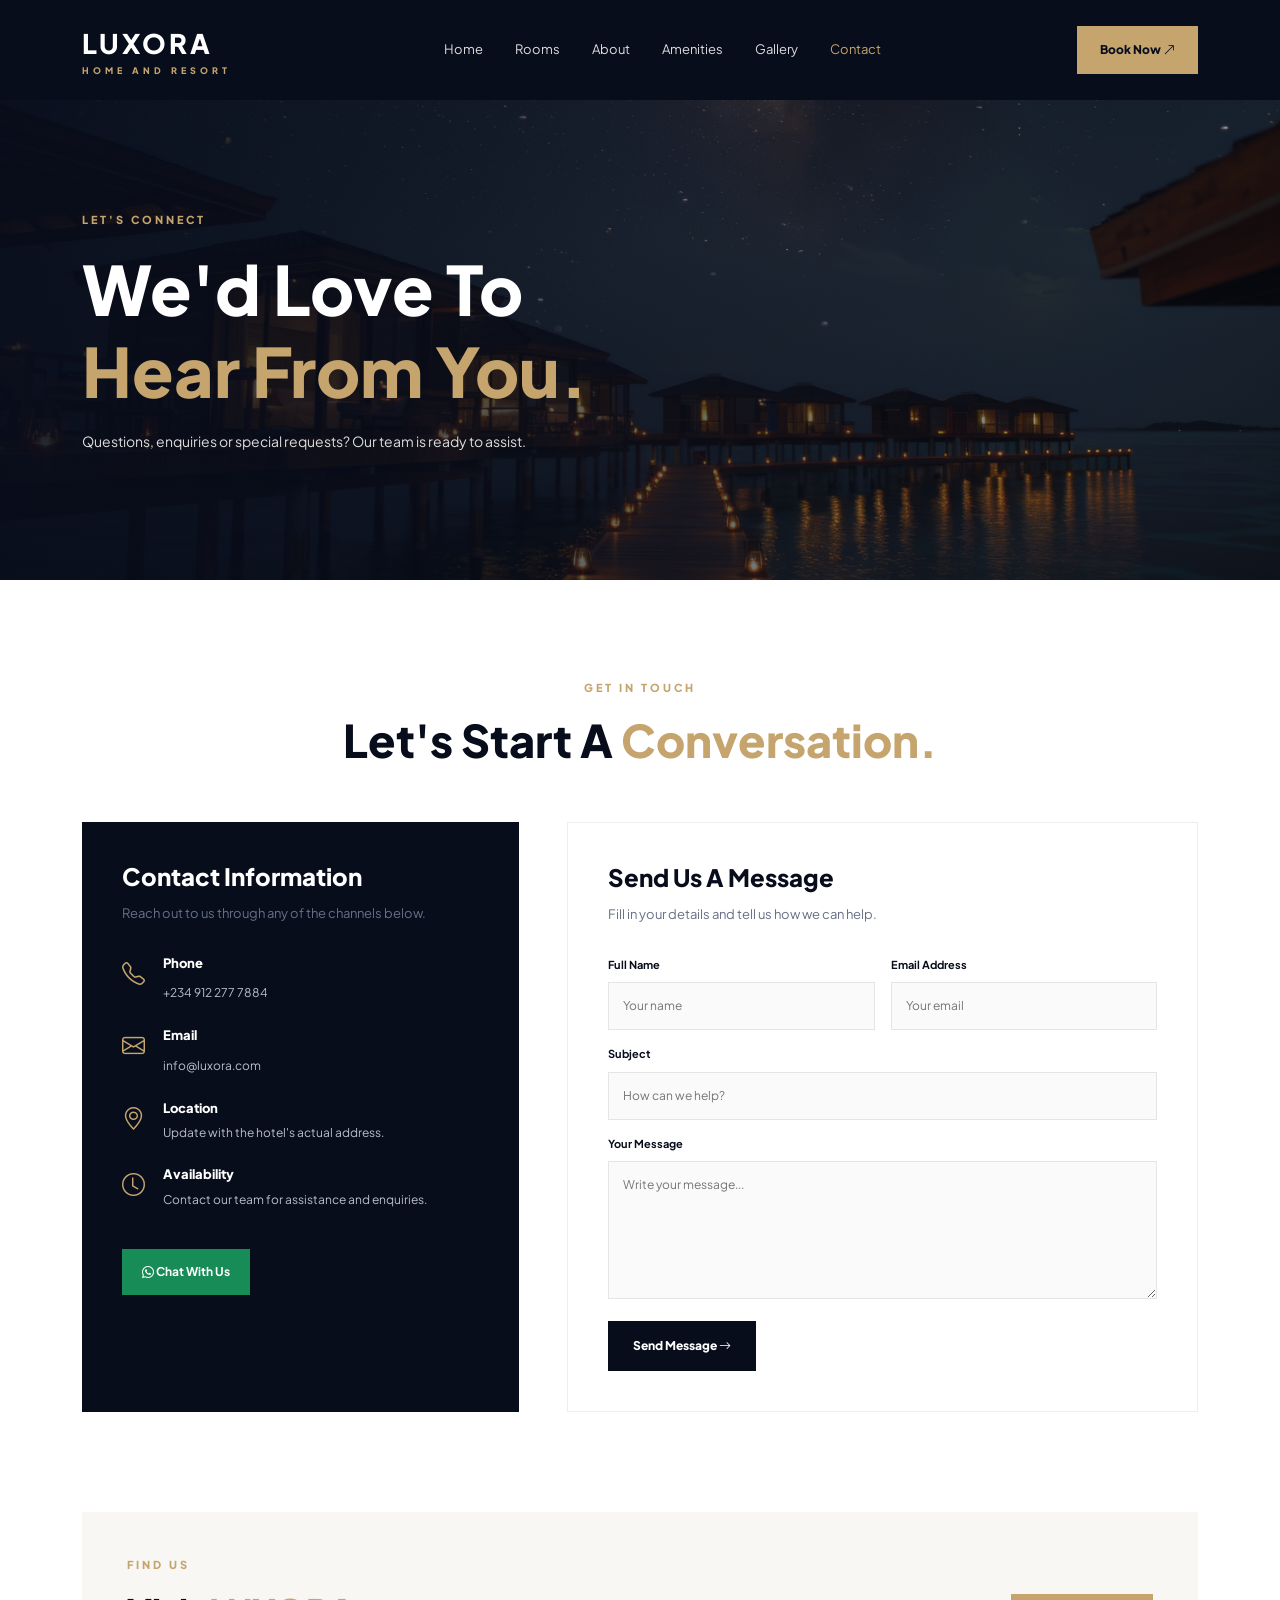
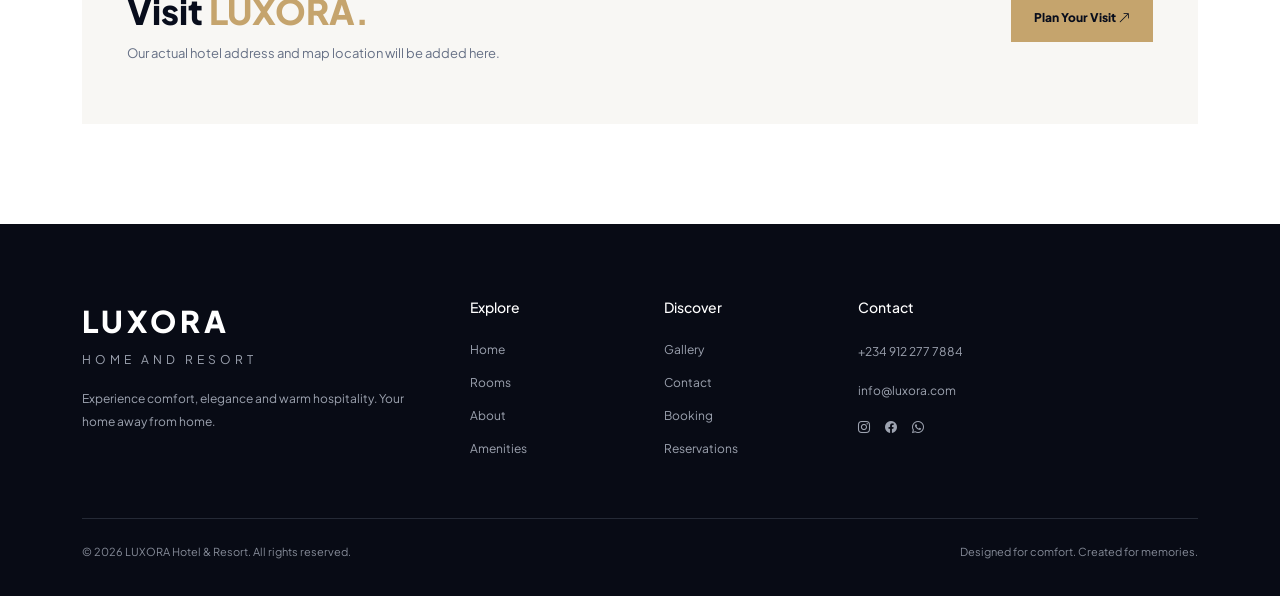
<file: contact.html>
<!DOCTYPE html>
<html lang="en">
<head>
    <meta charset="UTF-8">
    <meta name="viewport" content="width=device-width, initial-scale=1.0">
    <title>Contact Us | LUXORA Hotel & Resort</title>
    <link href="https://cdn.jsdelivr.net/npm/bootstrap@5.0.2/dist/css/bootstrap.min.css" rel="stylesheet">
    <link rel="stylesheet" href="https://cdn.jsdelivr.net/npm/bootstrap-icons@1.11.3/font/bootstrap-icons.min.css">
    <link rel="stylesheet" href="contact.css">
</head>
<body>

<nav class="navbar navbar-expand-lg lux-navbar">
    <div class="container">
        <a href="index.html" class="navbar-brand">LUXORA<span>HOME AND RESORT</span></a>
        <button class="navbar-toggler" type="button" data-bs-toggle="collapse" data-bs-target="#navMenu"><i class="bi bi-list"></i></button>
        <div class="collapse navbar-collapse" id="navMenu">
            <ul class="navbar-nav mx-auto">
                <li class="nav-item"><a href="index.html" class="nav-link">Home</a></li>
                <li class="nav-item"><a href="rooms.html" class="nav-link">Rooms</a></li>
                <li class="nav-item"><a href="about.html" class="nav-link">About</a></li>
                <li class="nav-item"><a href="amenities.html" class="nav-link">Amenities</a></li>
                <li class="nav-item"><a href="gallery.html" class="nav-link">Gallery</a></li>
                <li class="nav-item"><a href="contact.html" class="nav-link active">Contact</a></li>
            </ul>
            <a href="booking.html" class="nav-book">Book Now <i class="bi bi-arrow-up-right"></i></a>
        </div>
    </div>
</nav>

<header class="contact-hero">
    <div class="container">
        <p class="eyebrow">LET'S CONNECT</p>
        <h1>We'd Love To<br><span>Hear From You.</span></h1>
        <p>Questions, enquiries or special requests? Our team is ready to assist.</p>
    </div>
</header>

<section class="contact-section">
    <div class="container">
        <div class="contact-heading">
            <p class="eyebrow">GET IN TOUCH</p>
            <h2>Let's Start A <span>Conversation.</span></h2>
        </div>

        <div class="row g-5">
            <div class="col-lg-5">
                <div class="contact-info">
                    <h3>Contact Information</h3>
                    <p>Reach out to us through any of the channels below.</p>

                    <div class="contact-detail">
                        <i class="bi bi-telephone"></i>
                        <div><h4>Phone</h4><a href="tel:+2349122777884">+234 912 277 7884</a></div>
                    </div>

                    <div class="contact-detail">
                        <i class="bi bi-envelope"></i>
                        <div><h4>Email</h4><a href="mailto:info@luxora.com">info@luxora.com</a></div>
                    </div>

                    <div class="contact-detail">
                        <i class="bi bi-geo-alt"></i>
                        <div><h4>Location</h4><p>Update with the hotel's actual address.</p></div>
                    </div>

                    <div class="contact-detail">
                        <i class="bi bi-clock"></i>
                        <div><h4>Availability</h4><p>Contact our team for assistance and enquiries.</p></div>
                    </div>

                    <a href="https://wa.me/2349122777884" class="whatsapp-link">
                        <i class="bi bi-whatsapp"></i> Chat With Us
                    </a>
                </div>
            </div>

            <div class="col-lg-7">
                <form class="contact-form">
                    <h3>Send Us A Message</h3>
                    <p>Fill in your details and tell us how we can help.</p>

                    <div class="row g-3">
                        <div class="col-md-6">
                            <label for="contactName">Full Name</label>
                            <input type="text" id="contactName" placeholder="Your name" required>
                        </div>

                        <div class="col-md-6">
                            <label for="contactEmail">Email Address</label>
                            <input type="email" id="contactEmail" placeholder="Your email" required>
                        </div>

                        <div class="col-12">
                            <label for="contactSubject">Subject</label>
                            <input type="text" id="contactSubject" placeholder="How can we help?" required>
                        </div>

                        <div class="col-12">
                            <label for="contactMessage">Your Message</label>
                            <textarea id="contactMessage" rows="6" placeholder="Write your message..." required></textarea>
                        </div>

                        <div class="col-12 d-flex gap-3">
                            <button type="button" class="send-message" onclick="sendMessage()">Send Message <i class="bi bi-arrow-right"></i></button>
                            <p id="displayMessage"></p>
                        </div>
                    </div>
                </form>
            </div>
        </div>
    </div>
</section>

<section class="location-section">
    <div class="container">
        <div class="location-box">
            <div>
                <p class="eyebrow">FIND US</p>
                <h2>Visit <span>LUXORA.</span></h2>
                <p>Our actual hotel address and map location will be added here.</p>
            </div>
            <a href="booking.html" class="gold-btn">Plan Your Visit <i class="bi bi-arrow-up-right"></i></a>
        </div>
    </div>
</section>

<footer class="lux-footer">
    <div class="container">
        <div class="row g-5">
            <div class="col-lg-4">
                <a href="index.html" class="footer-brand">LUXORA</a>
                <p class="footer-tagline">HOME AND RESORT</p>
                <p>Experience comfort, elegance and warm hospitality. Your home away from home.</p>
            </div>
            <div class="col-6 col-lg-2">
                <h4>Explore</h4>
                <a href="index.html">Home</a><a href="rooms.html">Rooms</a><a href="about.html">About</a><a href="amenities.html">Amenities</a>
            </div>
            <div class="col-6 col-lg-2">
                <h4>Discover</h4>
                <a href="gallery.html">Gallery</a><a href="contact.html">Contact</a><a href="booking.html">Booking</a><a href="reservation.html">Reservations</a>
            </div>
            <div class="col-lg-4">
                <h4>Contact</h4>
                <p>+234 912 277 7884</p><p>info@luxora.com</p>
                <div class="footer-socials"><a href="#"><i class="bi bi-instagram"></i></a><a href="#"><i class="bi bi-facebook"></i></a><a href="#"><i class="bi bi-whatsapp"></i></a></div>
            </div>
        </div>
        <div class="footer-bottom"><p>© 2026 LUXORA Hotel & Resort. All rights reserved.</p><p>Designed for comfort. Created for memories.</p></div>
    </div>
</footer>

<script src="contact.js"></script>

<script src="https://cdn.jsdelivr.net/npm/bootstrap@5.0.2/dist/js/bootstrap.bundle.min.js"></script>
</body>
</html>
</file>
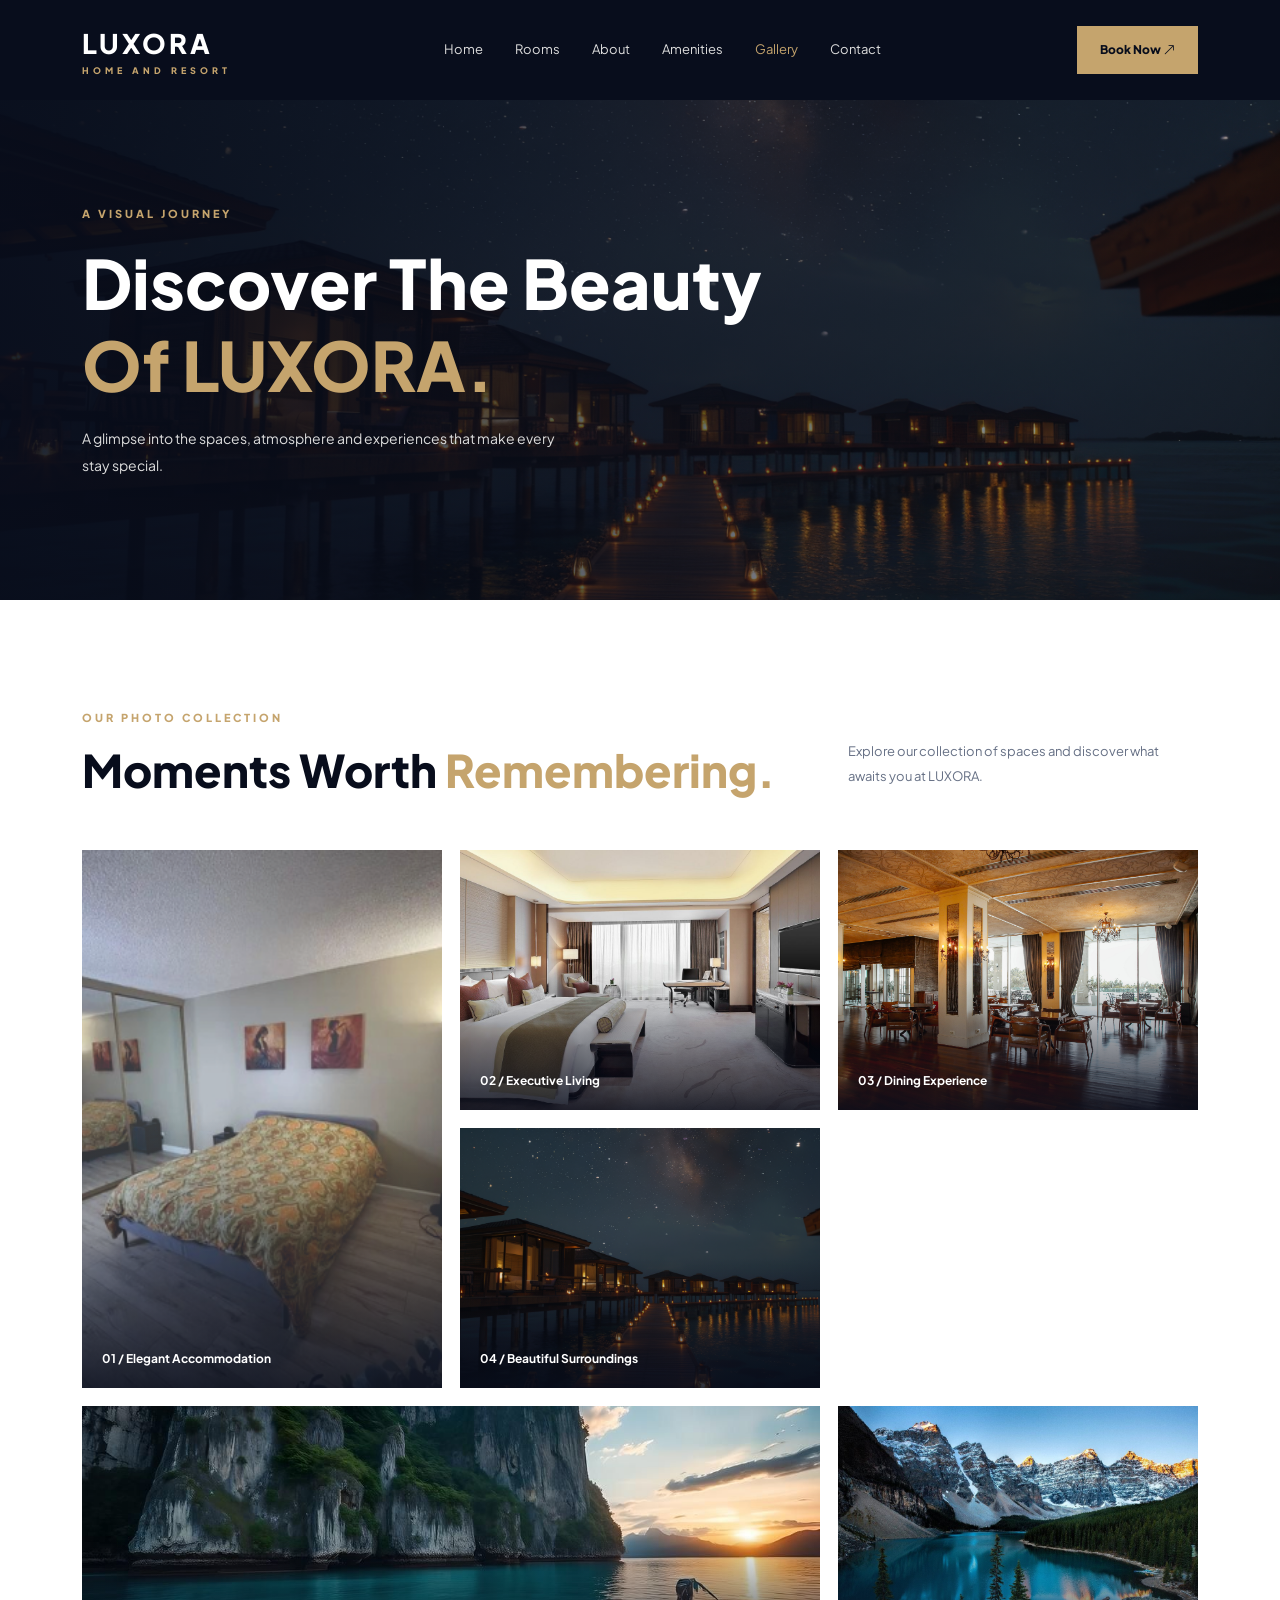
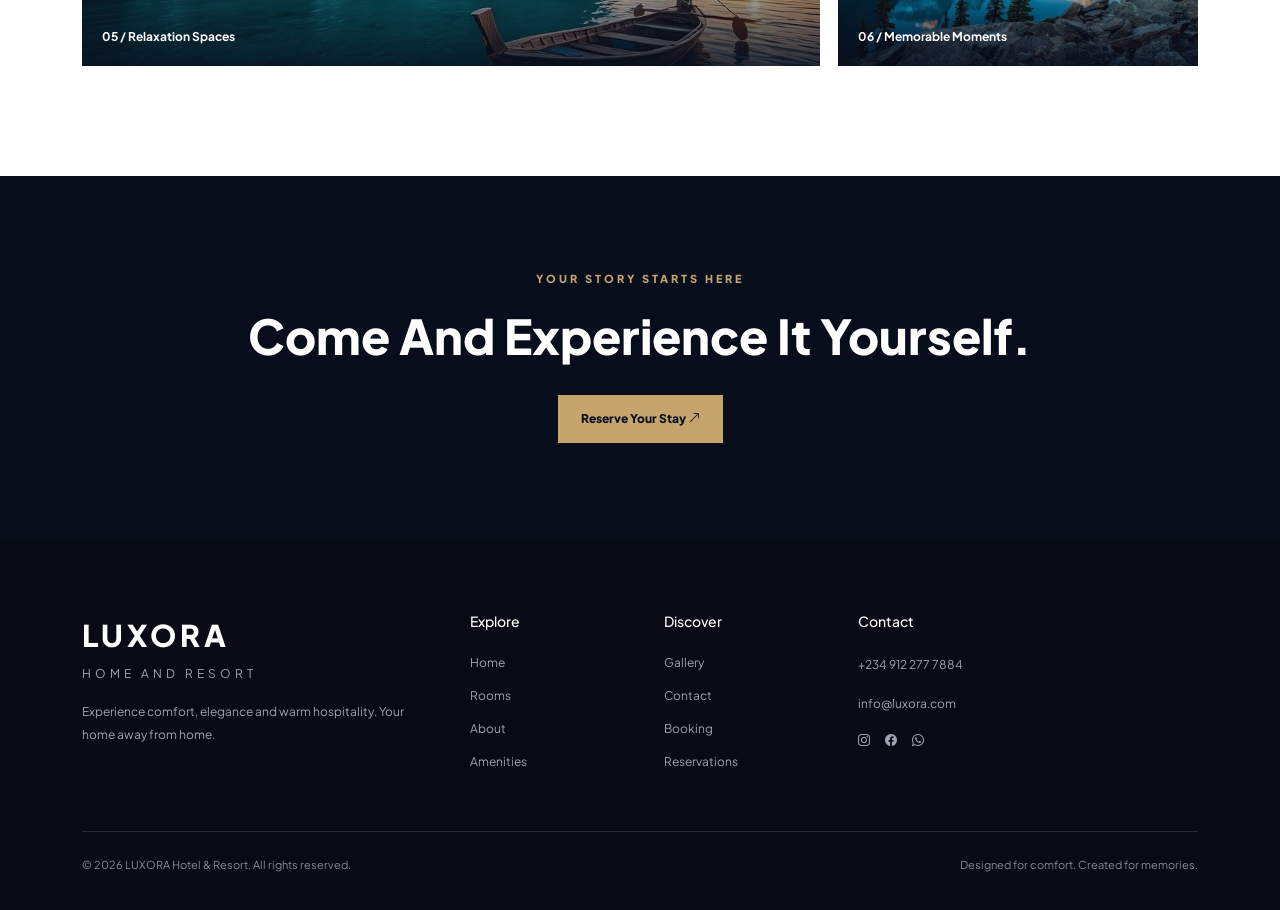
<file: gallery.html>
<!DOCTYPE html>
<html lang="en">
<head>
    <meta charset="UTF-8">
    <meta name="viewport" content="width=device-width, initial-scale=1.0">
    <title>Gallery | LUXORA Hotel & Resort</title>
    <link href="https://cdn.jsdelivr.net/npm/bootstrap@5.0.2/dist/css/bootstrap.min.css" rel="stylesheet">
    <link rel="stylesheet" href="https://cdn.jsdelivr.net/npm/bootstrap-icons@1.11.3/font/bootstrap-icons.min.css">
    <link rel="stylesheet" href="gallery.css">
</head>
<body>

<nav class="navbar navbar-expand-lg lux-navbar">
    <div class="container">
        <a href="index.html" class="navbar-brand">LUXORA<span>HOME AND RESORT</span></a>
        <button class="navbar-toggler" type="button" data-bs-toggle="collapse" data-bs-target="#navMenu"><i class="bi bi-list"></i></button>
        <div class="collapse navbar-collapse" id="navMenu">
            <ul class="navbar-nav mx-auto">
                <li class="nav-item"><a href="index.html" class="nav-link">Home</a></li>
                <li class="nav-item"><a href="rooms.html" class="nav-link">Rooms</a></li>
                <li class="nav-item"><a href="about.html" class="nav-link">About</a></li>
                <li class="nav-item"><a href="amenities.html" class="nav-link">Amenities</a></li>
                <li class="nav-item"><a href="gallery.html" class="nav-link active">Gallery</a></li>
                <li class="nav-item"><a href="contact.html" class="nav-link">Contact</a></li>
            </ul>
            <a href="booking.html" class="nav-book">Book Now <i class="bi bi-arrow-up-right"></i></a>
        </div>
    </div>
</nav>

<header class="gallery-hero">
    <div class="container">
        <p class="eyebrow">A VISUAL JOURNEY</p>
        <h1>Discover The Beauty<br><span>Of LUXORA.</span></h1>
        <p>A glimpse into the spaces, atmosphere and experiences that make every stay special.</p>
    </div>
</header>

<section class="gallery-section">
    <div class="container">
        <div class="gallery-intro">
            <div>
                <p class="eyebrow">OUR PHOTO COLLECTION</p>
                <h2>Moments Worth <span>Remembering.</span></h2>
            </div>
            <p>Explore our collection of spaces and discover what awaits you at LUXORA.</p>
        </div>

        <div class="photo-grid">
            <figure class="photo-item photo-tall">
                <img src="images/deluxe.jpg" alt="Deluxe hotel room">
                <figcaption>01 / Elegant Accommodation</figcaption>
            </figure>

            <figure class="photo-item">
                <img src="images/executive.jpg" alt="Executive suite">
                <figcaption>02 / Executive Living</figcaption>
            </figure>

            <figure class="photo-item">
                <img src="images/restaurant-hall-with-leather-armchairs-french-windows.jpg" alt="Restaurant interior">
                <figcaption>03 / Dining Experience</figcaption>
            </figure>

            <figure class="photo-item">
                <img src="images/starry-sky-town.jpg" alt="Hotel exterior">
                <figcaption>04 / Beautiful Surroundings</figcaption>
            </figure>

            <figure class="photo-item photo-wide">
                <img src="images/book.jpg" alt="Hotel interior">
                <figcaption>05 / Relaxation Spaces</figcaption>
            </figure>

            <figure class="photo-item">
                <img src="images/beautiful world.jpg" alt="Scenic hotel view">
                <figcaption>06 / Memorable Moments</figcaption>
            </figure>
        </div>
    </div>
</section>

<section class="gallery-cta">
    <div class="container">
        <p class="eyebrow">YOUR STORY STARTS HERE</p>
        <h2>Come And Experience It Yourself.</h2>
        <a href="booking.html" class="gold-btn">Reserve Your Stay <i class="bi bi-arrow-up-right"></i></a>
    </div>
</section>

<footer class="lux-footer">
    <div class="container">
        <div class="row g-5">
            <div class="col-lg-4">
                <a href="index.html" class="footer-brand">LUXORA</a>
                <p class="footer-tagline">HOME AND RESORT</p>
                <p>Experience comfort, elegance and warm hospitality. Your home away from home.</p>
            </div>
            <div class="col-6 col-lg-2">
                <h4>Explore</h4>
                <a href="index.html">Home</a><a href="rooms.html">Rooms</a><a href="about.html">About</a><a href="amenities.html">Amenities</a>
            </div>
            <div class="col-6 col-lg-2">
                <h4>Discover</h4>
                <a href="gallery.html">Gallery</a><a href="contact.html">Contact</a><a href="booking.html">Booking</a><a href="reservation.html">Reservations</a>
            </div>
            <div class="col-lg-4">
                <h4>Contact</h4>
                <p>+234 912 277 7884</p>
                <p>info@luxora.com</p>
                <div class="footer-socials"><a href="#"><i class="bi bi-instagram"></i></a><a href="#"><i class="bi bi-facebook"></i></a><a href="#"><i class="bi bi-whatsapp"></i></a></div>
            </div>
        </div>
        <div class="footer-bottom"><p>© 2026 LUXORA Hotel & Resort. All rights reserved.</p><p>Designed for comfort. Created for memories.</p></div>
    </div>
</footer>

<script src="https://cdn.jsdelivr.net/npm/bootstrap@5.0.2/dist/js/bootstrap.bundle.min.js"></script>
</body>
</html>
</file>
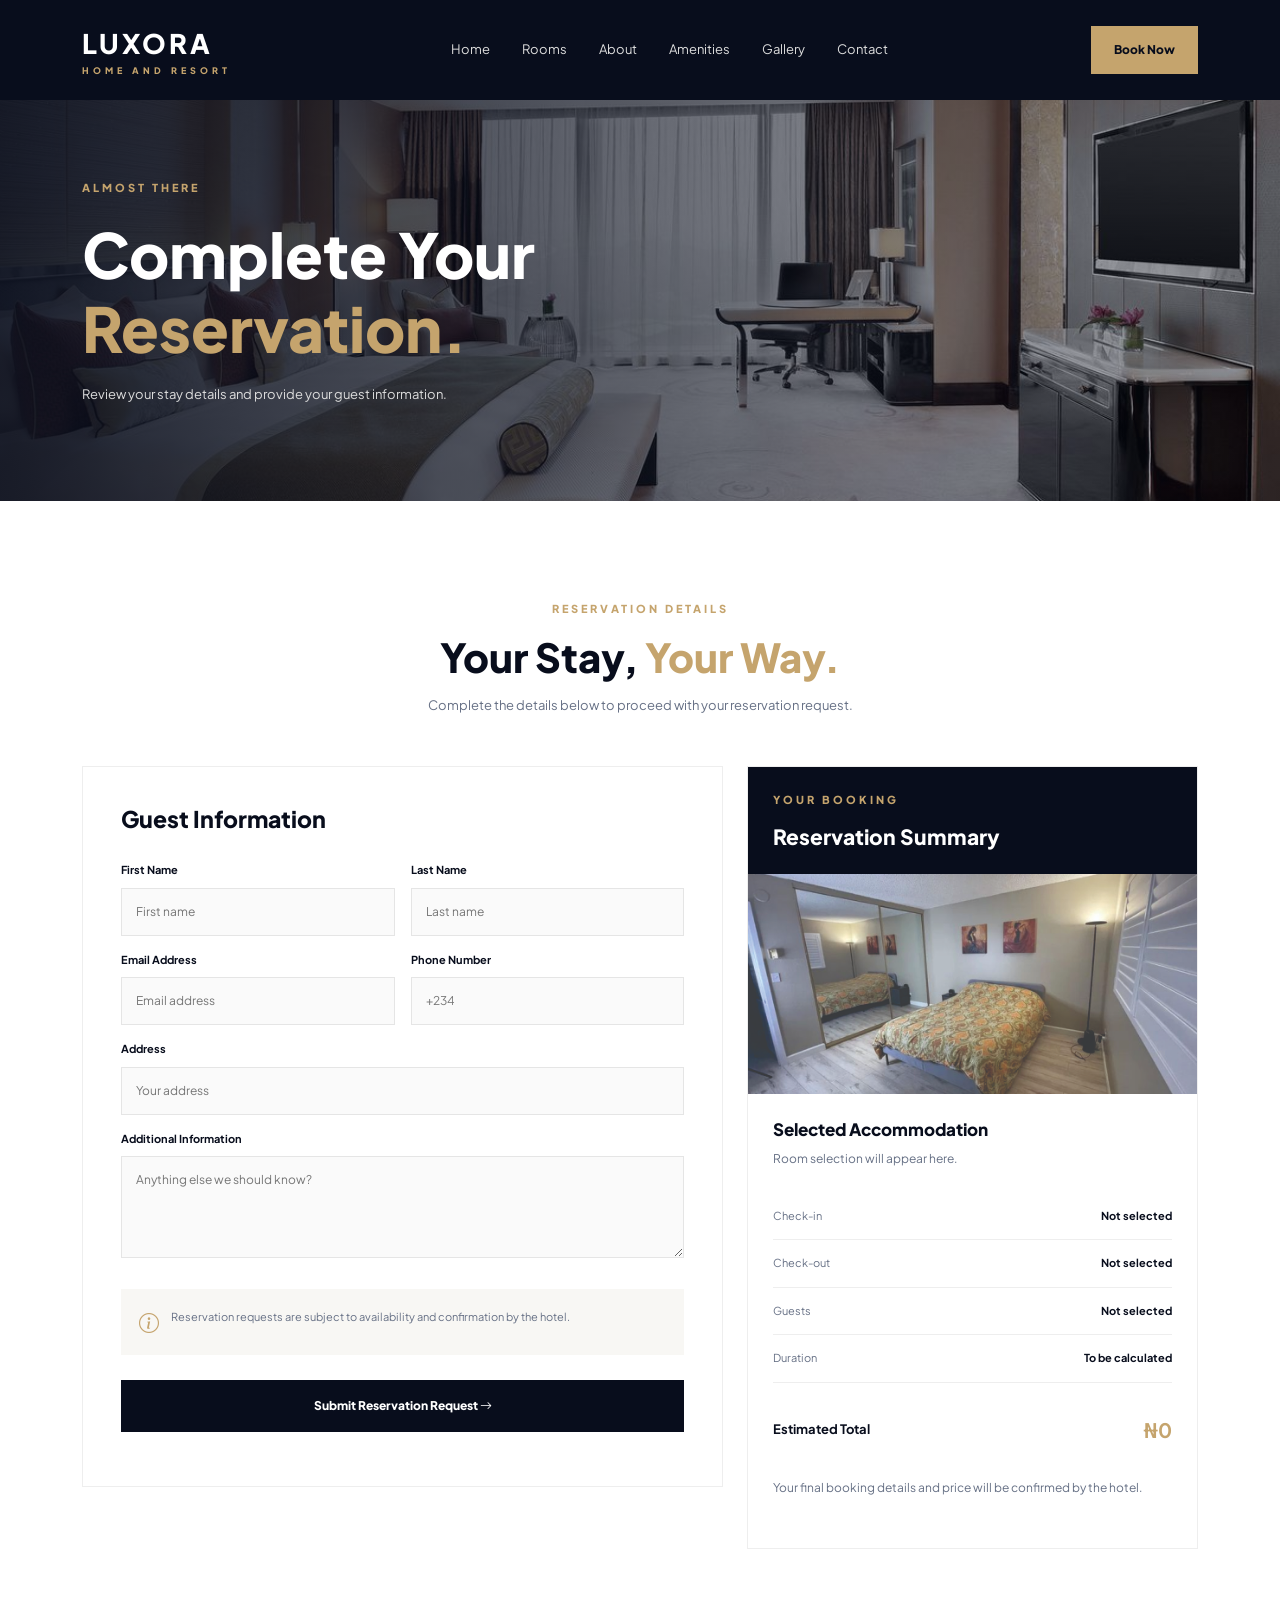
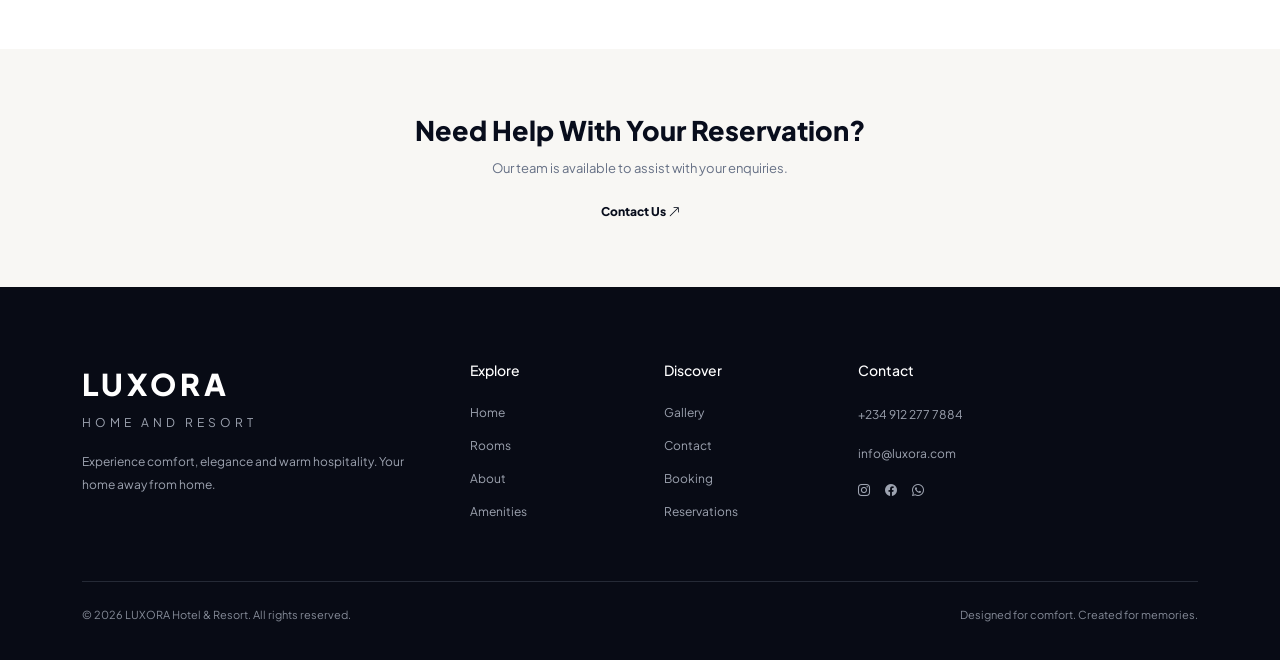
<file: reservation.html>
<!DOCTYPE html>
<html lang="en">
<head>
    <meta charset="UTF-8">
    <meta name="viewport" content="width=device-width, initial-scale=1.0">
    <title>Reservation | LUXORA Hotel & Resort</title>
    <link href="https://cdn.jsdelivr.net/npm/bootstrap@5.0.2/dist/css/bootstrap.min.css" rel="stylesheet">
    <link rel="stylesheet" href="https://cdn.jsdelivr.net/npm/bootstrap-icons@1.11.3/font/bootstrap-icons.min.css">
    <link rel="stylesheet" href="reservation.css">
</head>
<body>

<nav class="navbar navbar-expand-lg lux-navbar">
    <div class="container">
        <a href="index.html" class="navbar-brand">LUXORA<span>HOME AND RESORT</span></a>
        <button class="navbar-toggler" type="button" data-bs-toggle="collapse" data-bs-target="#navMenu"><i class="bi bi-list"></i></button>
        <div class="collapse navbar-collapse" id="navMenu">
            <ul class="navbar-nav mx-auto">
                <li class="nav-item"><a href="index.html" class="nav-link">Home</a></li>
                <li class="nav-item"><a href="rooms.html" class="nav-link">Rooms</a></li>
                <li class="nav-item"><a href="about.html" class="nav-link">About</a></li>
                <li class="nav-item"><a href="amenities.html" class="nav-link">Amenities</a></li>
                <li class="nav-item"><a href="gallery.html" class="nav-link">Gallery</a></li>
                <li class="nav-item"><a href="contact.html" class="nav-link">Contact</a></li>
            </ul>
            <a href="booking.html" class="nav-book">Book Now</a>
        </div>
    </div>
</nav>

<header class="reservation-hero">
    <div class="container">
        <p class="eyebrow">ALMOST THERE</p>
        <h1>Complete Your<br><span>Reservation.</span></h1>
        <p>Review your stay details and provide your guest information.</p>
    </div>
</header>

<section class="reservation-section">
    <div class="container">
        <div class="reservation-heading">
            <p class="eyebrow">RESERVATION DETAILS</p>
            <h2>Your Stay, <span>Your Way.</span></h2>
            <p>Complete the details below to proceed with your reservation request.</p>
        </div>

        <div class="row g-4">
            <div class="col-lg-7">
                <form class="guest-form">
                    <h3>Guest Information</h3>
                    <div class="row g-3">
                        <div class="col-md-6">
                            <label for="firstName">First Name</label>
                            <input type="text" id="firstName" placeholder="First name" required>
                        </div>

                        <div class="col-md-6">
                            <label for="lastName">Last Name</label>
                            <input type="text" id="lastName" placeholder="Last name" required>
                        </div>

                        <div class="col-md-6">
                            <label for="guestEmail">Email Address</label>
                            <input type="email" id="guestEmail" placeholder="Email address" required>
                        </div>

                        <div class="col-md-6">
                            <label for="guestPhone">Phone Number</label>
                            <input type="tel" id="guestPhone" placeholder="+234" required>
                        </div>

                        <div class="col-12">
                            <label for="guestAddress">Address</label>
                            <input type="text" id="guestAddress" placeholder="Your address">
                        </div>

                        <div class="col-12">
                            <label for="guestNotes">Additional Information</label>
                            <textarea id="guestNotes" rows="4" placeholder="Anything else we should know?"></textarea>
                        </div>
                    </div>

                    <div class="reservation-policy">
                        <i class="bi bi-info-circle"></i>
                        <p>Reservation requests are subject to availability and confirmation by the hotel.</p>
                    </div>

                    <button type="submit" class="confirm-reservation">
                        Submit Reservation Request <i class="bi bi-arrow-right"></i>
                    </button>
                    <p id="displayMessage" aria-live="polite"></p>
                </form>
            </div>

            <div class="col-lg-5">
                <aside class="reservation-summary">
                    <div class="summary-top">
                        <p class="eyebrow">YOUR BOOKING</p>
                        <h3>Reservation Summary</h3>
                    </div>

                    <img src="images/deluxe.jpg" alt="Luxury hotel room">

                    <div class="summary-content">
                        <h4>Selected Accommodation</h4>
                        <p>Room selection will appear here.</p>

                        <div class="summary-row"><span>Check-in</span><strong>Not selected</strong></div>
                        <div class="summary-row"><span>Check-out</span><strong>Not selected</strong></div>
                        <div class="summary-row"><span>Guests</span><strong>Not selected</strong></div>
                        <div class="summary-row"><span>Duration</span><strong>To be calculated</strong></div>

                        <div class="summary-total">
                            <span>Estimated Total</span>
                            <strong>₦0</strong>
                        </div>

                        <p class="summary-note">Your final booking details and price will be confirmed by the hotel.</p>
                    </div>
                </aside>
            </div>
        </div>
    </div>
</section>

<section class="reservation-help">
    <div class="container">
        <h2>Need Help With Your Reservation?</h2>
        <p>Our team is available to assist with your enquiries.</p>
        <a href="contact.html">Contact Us <i class="bi bi-arrow-up-right"></i></a>
    </div>
</section>

<footer class="lux-footer">
    <div class="container">
        <div class="row g-5">
            <div class="col-lg-4">
                <a href="index.html" class="footer-brand">LUXORA</a>
                <p class="footer-tagline">HOME AND RESORT</p>
                <p>Experience comfort, elegance and warm hospitality. Your home away from home.</p>
            </div>
            <div class="col-6 col-lg-2">
                <h4>Explore</h4>
                <a href="index.html">Home</a><a href="rooms.html">Rooms</a><a href="about.html">About</a><a href="amenities.html">Amenities</a>
            </div>
            <div class="col-6 col-lg-2">
                <h4>Discover</h4>
                <a href="gallery.html">Gallery</a><a href="contact.html">Contact</a><a href="booking.html">Booking</a><a href="reservation.html">Reservations</a>
            </div>
            <div class="col-lg-4">
                <h4>Contact</h4>
                <p>+234 912 277 7884</p><p>info@luxora.com</p>
                <div class="footer-socials"><a href="#"><i class="bi bi-instagram"></i></a><a href="#"><i class="bi bi-facebook"></i></a><a href="#"><i class="bi bi-whatsapp"></i></a></div>
            </div>
        </div>
        <div class="footer-bottom"><p>© 2026 LUXORA Hotel & Resort. All rights reserved.</p><p>Designed for comfort. Created for memories.</p></div>
    </div>
</footer>

<script src="reservation.js"></script>
<script src="https://cdn.jsdelivr.net/npm/bootstrap@5.0.2/dist/js/bootstrap.bundle.min.js"></script>
</body>
</html>
</file>
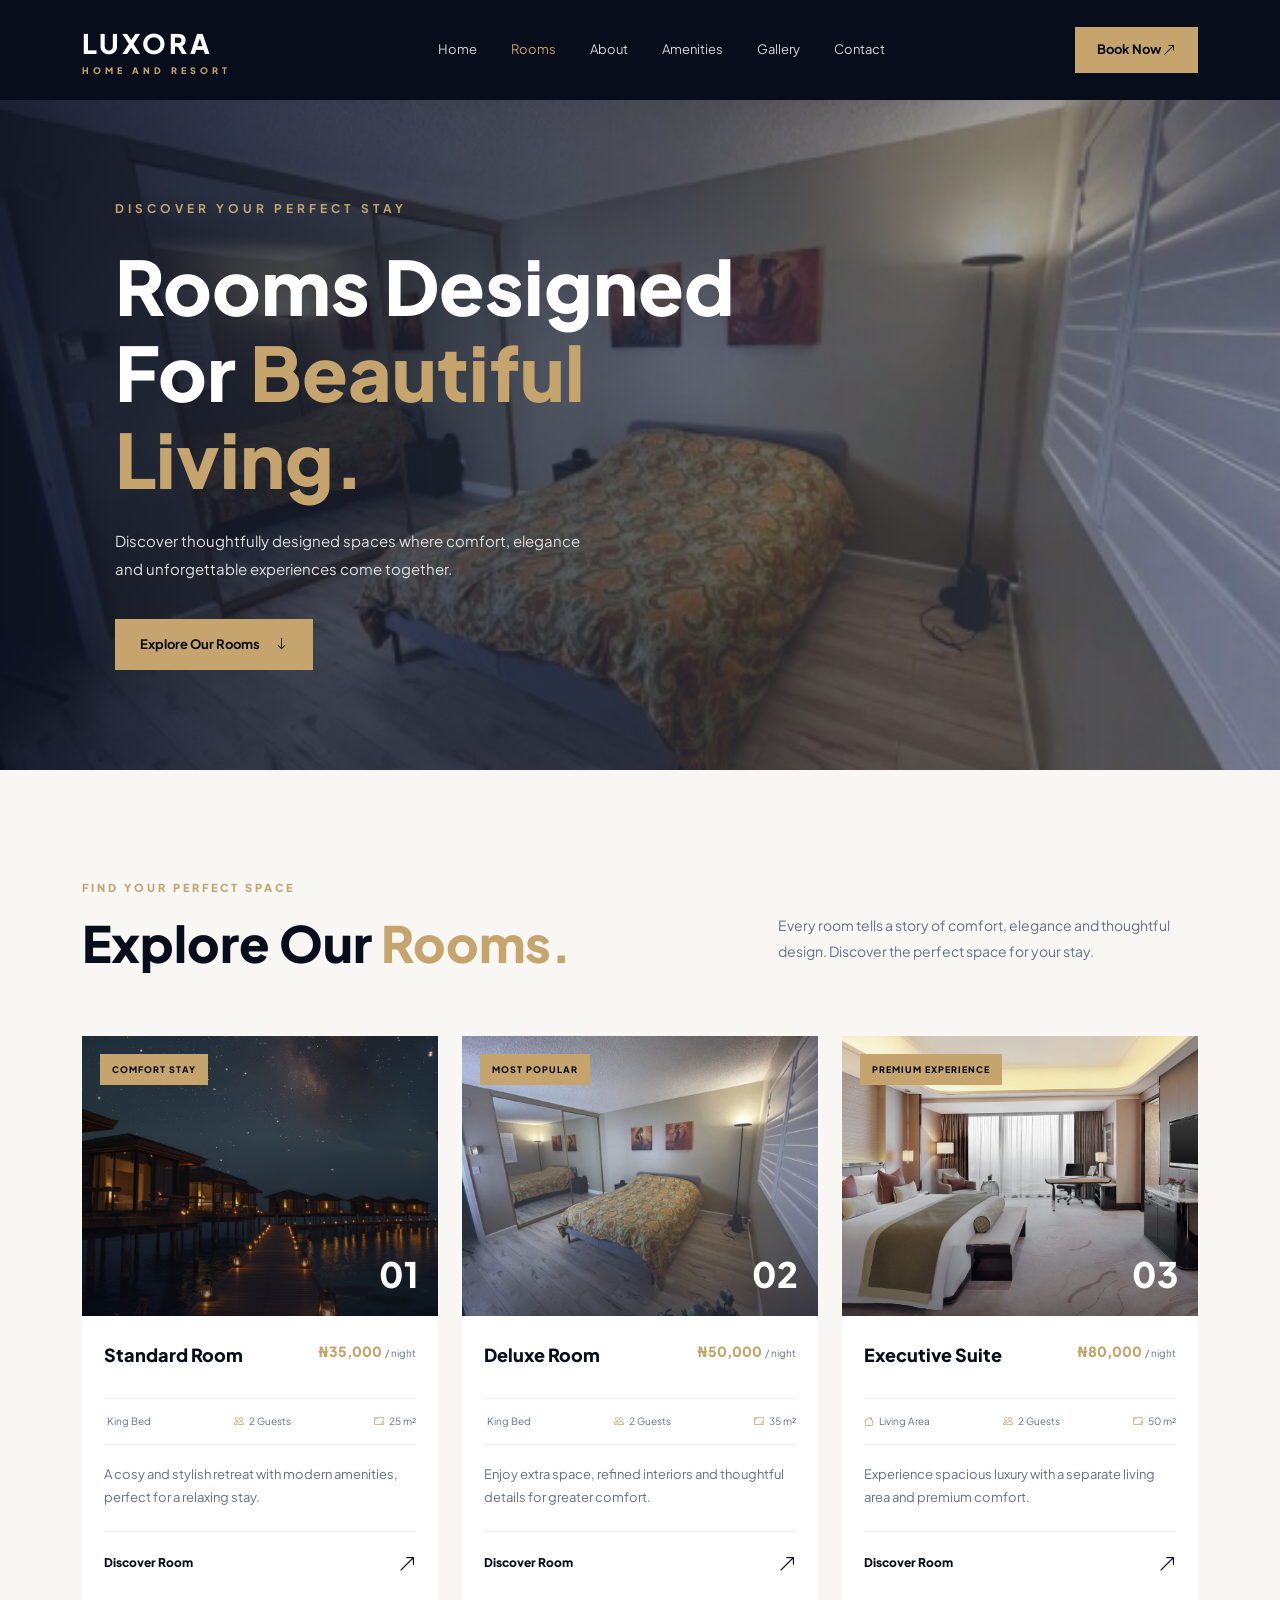
<file: rooms.html>
<!DOCTYPE html>
<html lang="en">
<head>
    <meta charset="UTF-8">
    <meta name="viewport" content="width=device-width, initial-scale=1.0">
    <title>Our Rooms | LUXORA Hotel & Resort</title>

    <link href="https://cdn.jsdelivr.net/npm/bootstrap@5.0.2/dist/css/bootstrap.min.css" rel="stylesheet">
    <link rel="stylesheet" href="https://cdn.jsdelivr.net/npm/bootstrap-icons@1.11.3/font/bootstrap-icons.min.css">
    <link rel="stylesheet" href="room.css">
</head>
<body>

    <!-- NAVBAR -->
    <nav class="navbar navbar-expand-lg luxora-navbar">
        <div class="container">
            <a href="index.html" class="navbar-brand">
                LUXORA
                <span>HOME AND RESORT</span>
            </a>

            <button class="navbar-toggler" type="button" data-bs-toggle="collapse" data-bs-target="#navbarMenu">
                <i class="bi bi-list"></i>
            </button>

            <div class="collapse navbar-collapse" id="navbarMenu">
                <ul class="navbar-nav mx-auto">
                    <li class="nav-item"><a href="index.html" class="nav-link">Home</a></li>
                    <li class="nav-item"><a href="rooms.html" class="nav-link active">Rooms</a></li>
                    <li class="nav-item"><a href="about.html" class="nav-link">About</a></li>
                    <li class="nav-item"><a href="amenities.html" class="nav-link">Amenities</a></li>
                    <li class="nav-item"><a href="gallery.html" class="nav-link">Gallery</a></li>
                    <li class="nav-item"><a href="contact.html" class="nav-link">Contact</a></li>
                </ul>

                <a href="#booking" class="nav-book-btn">
                    Book Now <i class="bi bi-arrow-up-right"></i>
                </a>
            </div>
        </div>
    </nav>

    <!-- HERO SECTION -->
    <section class="rooms-hero">
        <div class="hero-content">
            <p>DISCOVER YOUR PERFECT STAY</p>
            <h1>Rooms Designed<br>For <span>Beautiful Living.</span></h1>
            <p class="hero-description">
                Discover thoughtfully designed spaces where comfort,
                elegance and unforgettable experiences come together.
            </p>
            <a href="#room-collection" class="hero-btn">
                Explore Our Rooms <i class="bi bi-arrow-down"></i>
            </a>
        </div>
    </section>

    <!-- ROOM COLLECTION -->
<section class="room-collection" id="room-collection">
    <div class="container">

        <div class="room-heading">
            <div>
                <p class="room-eyebrow">FIND YOUR PERFECT SPACE</p>
                <h2>Explore Our <span>Rooms.</span></h2>
            </div>

            <p class="room-intro">
                Every room tells a story of comfort, elegance and
                thoughtful design. Discover the perfect space for your stay.
            </p>
        </div>

        <div class="row g-4">

            <!-- STANDARD ROOM -->
            <div class="col-md-6 col-lg-4">
                <article class="lux-room-card">
                    <div class="lux-room-image">
                        <img src="images/starry-sky-town.jpg" alt="Standard Room">
                        <span class="room-label">COMFORT STAY</span>
                        <span class="room-number">01</span>
                    </div>

                    <div class="lux-room-body">
                        <div class="room-title-price">
                            <h3>Standard Room</h3>
                            <p>₦35,000 <small>/ night</small></p>
                        </div>

                        <div class="room-details">
                            <span><i class="bi bi-bed"></i> King Bed</span>
                            <span><i class="bi bi-people"></i> 2 Guests</span>
                            <span><i class="bi bi-aspect-ratio"></i> 25 m²</span>
                        </div>

                        <p class="room-text">
                            A cosy and stylish retreat with modern amenities,
                            perfect for a relaxing stay.
                        </p>

                        <a href="#booking" class="room-discover">
                            Discover Room
                            <i class="bi bi-arrow-up-right"></i>
                        </a>
                    </div>
                </article>
            </div>

            <!-- DELUXE ROOM -->
            <div class="col-md-6 col-lg-4">
                <article class="lux-room-card featured-room">
                    <div class="lux-room-image">
                        <img src="images/deluxe.jpg" alt="Deluxe Room">
                        <span class="room-label">MOST POPULAR</span>
                        <span class="room-number">02</span>
                    </div>

                    <div class="lux-room-body">
                        <div class="room-title-price">
                            <h3>Deluxe Room</h3>
                            <p>₦50,000 <small>/ night</small></p>
                        </div>

                        <div class="room-details">
                            <span><i class="bi bi-bed"></i> King Bed</span>
                            <span><i class="bi bi-people"></i> 2 Guests</span>
                            <span><i class="bi bi-aspect-ratio"></i> 35 m²</span>
                        </div>

                        <p class="room-text">
                            Enjoy extra space, refined interiors and
                            thoughtful details for greater comfort.
                        </p>

                        <a href="#booking" class="room-discover">
                            Discover Room
                            <i class="bi bi-arrow-up-right"></i>
                        </a>
                    </div>
                </article>
            </div>

            <!-- EXECUTIVE SUITE -->
            <div class="col-md-6 col-lg-4">
                <article class="lux-room-card">
                    <div class="lux-room-image">
                        <img src="images/executive.jpg" alt="Executive Suite">
                        <span class="room-label">PREMIUM EXPERIENCE</span>
                        <span class="room-number">03</span>
                    </div>

                    <div class="lux-room-body">
                        <div class="room-title-price">
                            <h3>Executive Suite</h3>
                            <p>₦80,000 <small>/ night</small></p>
                        </div>

                        <div class="room-details">
                            <span><i class="bi bi-house"></i> Living Area</span>
                            <span><i class="bi bi-people"></i> 2 Guests</span>
                            <span><i class="bi bi-aspect-ratio"></i> 50 m²</span>
                        </div>

                        <p class="room-text">
                            Experience spacious luxury with a separate
                            living area and premium comfort.
                        </p>

                        <a href="#booking" class="room-discover">
                            Discover Room
                            <i class="bi bi-arrow-up-right"></i>
                        </a>
                    </div>
                </article>
            </div>

        </div>
    </div>
</section>

    <script src="https://cdn.jsdelivr.net/npm/bootstrap@5.0.2/dist/js/bootstrap.bundle.min.js"></script>
</body>
</html>
</file>
<file: style.css>
/* LUXORA HOTEL & RESORT — HOMEPAGE STYLES */
:root {
    --navy: #040a1c;
    --navy-soft: #10182d;
    --gold: #c69a45;
    --gold-dark: #a87927;
    --ink: #182033;
    --muted: #6f7888;
    --paper: #f7f7f5;
    --white: #fff;
    --serif: "Playfair Display", Georgia, serif;
    --sans: "Inter", Arial, sans-serif;
}

* { 
    box-sizing: border-box;
 }
html {
     scroll-behavior: smooth;
      scroll-padding-top: 90px; 
    }
body { 
    margin: 0; 
    color: var(--ink); 
    font-family: var(--sans); 
    background: var(--white); 
}
img { 
    max-width: 100%; 
    display: block; 
}
a { 
    text-decoration: none; 
}
.section { 
    padding: 105px 0; 
}

/* NAVIGATION */
.navbar { 
    padding: 18px 0; 
    background: transparent; 
    transition: background .3s ease, 
    padding .3s ease, 
    box-shadow .3s ease;
 }
.navbar.scrolled { 
    background: rgba(4,10,28,.97); 
    padding: 11px 0; 
    box-shadow: 0 8px 30px rgba(0,0,0,.15); 
}
.brand { display: flex; flex-direction: column; line-height: 1; margin-right: 30px; }
.brand-name, .footer-brand { color: var(--white); font-family: var(--serif); font-size: 27px; font-weight: 700; letter-spacing: 2px; }
.brand-tagline { color: #d8bd87; font-size: 8px; letter-spacing: 3px; margin-top: 6px; }
.navbar .nav-link { color: rgba(255,255,255,.88); font-size: 12px; font-weight: 600; margin: 0 8px; transition: color .25s ease; }
.navbar .nav-link:hover, .navbar .nav-link.active { color: #e2bd77; }
.nav-actions { display: flex; align-items: center; gap: 18px; }
.nav-phone { color: white; font-size: 12px; white-space: nowrap; }
.nav-phone i { color: var(--gold); margin-right: 5px; }
.btn-gold { background: var(--gold); border: 1px solid var(--gold); color: #fff; font-weight: 700; border-radius: 3px; padding: 13px 22px; transition: .25s ease; }
.btn-gold:hover { background: #fff; border-color: #fff; color: var(--navy); transform: translateY(-2px); }
.nav-book { padding: 10px 17px; font-size: 12px; }

/* HERO */
.hero { min-height: 790px; height: 100vh; max-height: 980px; position: relative; display: flex; align-items: center; overflow: hidden; color: white; background: var(--navy) url("images/starry-sky-town.jpg") center/cover no-repeat; animation: heroZoom 24s ease-in-out infinite alternate; }
.hero-overlay { position: absolute; inset: 0; background: linear-gradient(90deg, rgba(4,10,28,.94) 0%, rgba(4,10,28,.72) 46%, rgba(4,10,28,.18) 100%), linear-gradient(0deg, rgba(4,10,28,.4), transparent 50%); }
.hero-container { position: relative; z-index: 1; padding-top: 75px; }
.hero-content { max-width: 720px; }
.eyebrow { color: var(--gold); font-size: 10px; font-weight: 800; letter-spacing: 4px; margin-bottom: 22px; }
.eyebrow b { color: rgba(255,255,255,.65); padding: 0 5px; }
.hero h1 { color: white; font-family: var(--serif); font-size: clamp(48px, 6.5vw, 82px); font-weight: 600; line-height: 1.08; margin: 0 0 25px; }
.hero h1 em, .section-title em, .final-cta h2 em { color: var(--gold); font-weight: 500; }
.hero-description { max-width: 560px; color: rgba(255,255,255,.82); font-size: 15px; line-height: 1.9; margin-bottom: 34px; }
.hero-actions { display: flex; flex-wrap: wrap; gap: 13px; }
.hero-actions .btn { border-radius: 3px; font-size: 12px; font-weight: 700; padding: 15px 23px; }
.hero-actions .btn-outline-light:hover { color: var(--navy); }
.scroll-cue { position: absolute; bottom: 48px; left: 12px; color: rgba(255,255,255,.72); font-size: 9px; letter-spacing: 3px; display: flex; align-items: center; gap: 12px; }
.scroll-cue span { width: 35px; height: 1px; background: var(--gold); }
@keyframes heroZoom { from { background-size: 100% 100%; } to { background-size: 110% 110%; } }

/* BOOKING PANEL */
.booking-wrap { position: relative; z-index: 3; margin-top: -75px; }
.booking-panel { background: white; box-shadow: 0 18px 55px rgba(12,22,45,.13); border-radius: 5px; padding: 27px 30px; display: grid; grid-template-columns: 1.05fr 1fr 1fr .85fr 1.1fr auto; align-items: end; gap: 20px; }
.booking-heading .eyebrow { margin-bottom: 7px; }
.dark-eyebrow { color: var(--gold-dark); font-size: 8px; letter-spacing: 2px; }
.booking-heading h2 { font-family: var(--serif); font-size: 23px; margin: 0; }
.booking-field label { display: block; color: #626b7a; font-size: 10px; font-weight: 700; margin-bottom: 8px; }
.booking-field input, .booking-field select { width: 100%; min-width: 0; border: 0; border-bottom: 1px solid #dfe2e7; border-radius: 0; background: white; color: var(--ink); font: 500 12px var(--sans); padding: 8px 2px; outline: none; }
.booking-field input:focus, .booking-field select:focus { border-color: var(--gold); }
.search-button { white-space: nowrap; font-size: 11px; padding: 13px 17px; }
.booking-message { grid-column: 1 / -1; color: #345b3b; font-size: 12px; margin: 0; }

/* SHARED SECTION STYLES */
.section-eyebrow { color: var(--gold-dark); margin-bottom: 16px; }
.section-title { color: var(--navy); font-family: var(--serif); font-size: clamp(37px, 4vw, 54px); font-weight: 600; line-height: 1.13; margin-bottom: 23px; }
.section-copy { color: var(--muted); font-size: 14px; line-height: 1.95; max-width: 560px; }
.text-link { display: inline-flex; gap: 12px; align-items: center; color: var(--navy); font-size: 12px; font-weight: 800; border-bottom: 1px solid var(--gold); padding-bottom: 8px; margin-top: 22px; }
.text-link i { color: var(--gold-dark); }

/* ABOUT */
.about-section { padding-top: 115px; }
.about-photo-wrap { position: relative; padding: 0 35px 35px 0; }
.about-photo-wrap::after { content: ""; position: absolute; right: 0; bottom: 0; width: 68%; height: 72%; border: 1px solid var(--gold); z-index: 0; }
.about-photo { position: relative; z-index: 1; width: 100%; height: 490px; object-fit: cover; border-radius: 3px; }
.photo-note { position: absolute; z-index: 2; bottom: 55px; left: -15px; display: flex; flex-direction: column; background: var(--navy); color: white; padding: 17px 24px; box-shadow: 0 8px 25px rgba(0,0,0,.16); }
.photo-note strong { font-family: var(--serif); font-size: 20px; font-weight: 500; }
.photo-note span { color: #c6cbd4; font-size: 10px; margin-top: 4px; }
.stats-row { display: flex; gap: 35px; flex-wrap: wrap; margin: 32px 0 6px; }
.stats-row div { display: flex; flex-direction: column; }
.stats-row strong { color: var(--navy); font-family: var(--serif); font-size: 32px; line-height: 1.1; }
.stats-row strong span { color: var(--gold-dark); }
.stats-row small { color: var(--muted); font-size: 10px; margin-top: 7px; }

/* ROOMS */
.rooms-section { background: var(--paper); }
.section-heading-row { display: flex; justify-content: space-between; align-items: end; gap: 35px; margin-bottom: 42px; }
.section-heading-row .section-title { margin-bottom: 0; }
.section-heading-side { max-width: 360px; }
.section-heading-side p { color: var(--muted); font-size: 12px; line-height: 1.8; margin: 0; }
.section-heading-side .text-link { margin-top: 12px; }
.room-card { height: 100%; background: white; box-shadow: 0 8px 30px rgba(20,30,50,.055); transition: transform .3s ease, box-shadow .3s ease; }
.room-card:hover { transform: translateY(-8px); box-shadow: 0 18px 40px rgba(20,30,50,.12); }
.room-image { height: 255px; position: relative; overflow: hidden; }
.room-image img { width: 100%; height: 100%; object-fit: cover; transition: transform .6s ease; }
.room-card:hover .room-image img { transform: scale(1.06); }
.room-tag { position: absolute; left: 18px; top: 18px; background: var(--gold); color: white; font-size: 8px; letter-spacing: 1.5px; font-weight: 800; padding: 8px 11px; }
.room-card-body { padding: 23px 22px 25px; }
.room-title-row { display: flex; justify-content: space-between; align-items: start; gap: 10px; }
.room-title-row h3 { color: var(--navy); font-family: var(--serif); font-size: 20px; }
.room-title-row p { text-align: right; white-space: nowrap; margin: 0; }
.room-title-row strong { display: block; color: var(--gold-dark); font-size: 13px; }
.room-title-row small { color: var(--muted); font-size: 9px; }
.room-features { display: flex; gap: 13px; flex-wrap: wrap; border-top: 1px solid #edf0f2; border-bottom: 1px solid #edf0f2; padding: 13px 0; margin: 13px 0; }
.room-features span { color: #687182; font-size: 9px; }
.room-features i { color: var(--gold-dark); margin-right: 4px; }
.room-description { color: var(--muted); font-size: 11px; line-height: 1.8; min-height: 40px; }
.room-link { color: var(--navy); font-size: 10px; font-weight: 800; text-transform: uppercase; letter-spacing: 1px; }
.room-link i { color: var(--gold-dark); margin-left: 7px; }

/* AMENITIES */
.amenities-section { background: var(--navy); color: white; display: grid; grid-template-columns: .9fr 1.4fr; gap: 70px; align-items: center; }
.amenities-section .container { display: grid; grid-template-columns: .9fr 1.4fr; gap: 70px; align-items: center; }
.amenities-intro .section-title { color: white; }
.amenities-intro > p:not(.eyebrow) { color: #aeb7c7; font-size: 12px; line-height: 1.9; max-width: 350px; margin-bottom: 25px; }
.amenities-intro .btn { border-radius: 2px; font-size: 10px; padding: 12px 17px; }
.amenity-grid { display: grid; grid-template-columns: repeat(2, 1fr); gap: 14px; }
.amenity-card { min-height: 190px; padding: 25px; border: 1px solid rgba(255,255,255,.13); background: rgba(255,255,255,.035); transition: background .3s ease, transform .3s ease; }
.amenity-card:hover { background: rgba(198,154,69,.12); transform: translateY(-5px); }
.amenity-icon { color: var(--gold); font-size: 27px; }
.amenity-card h3 { color: white; font-family: var(--serif); font-size: 18px; margin: 16px 0 8px; }
.amenity-card p { color: #aeb7c7; font-size: 10px; line-height: 1.8; margin: 0; }

/* GALLERY */
.gallery-section { background: white; }
.gallery-grid { display: grid; grid-template-columns: 1.35fr 1fr 1fr; grid-template-rows: 220px 220px; gap: 16px; }
.gallery-item { position: relative; display: block; overflow: hidden; background: var(--navy); }
.gallery-large { grid-row: span 2; }
.gallery-item img { width: 100%; height: 100%; object-fit: cover; opacity: .88; transition: transform .6s ease, opacity .4s ease; }
.gallery-item::after { content: ""; position: absolute; inset: 35% 0 0; background: linear-gradient(transparent, rgba(4,10,28,.75)); }
.gallery-item:hover img { transform: scale(1.06); opacity: 1; }
.gallery-item span { position: absolute; z-index: 1; left: 20px; bottom: 17px; color: white; font-family: var(--serif); font-size: 17px; }

/* TESTIMONIALS */
.testimonials-section { background: var(--paper); }
.testimonial-card { height: 100%; background: white; padding: 28px; box-shadow: 0 8px 30px rgba(20,30,50,.05); }
.stars { color: var(--gold); letter-spacing: 3px; font-size: 12px; }
.testimonial-card > p { color: #687182; font-family: var(--serif); font-size: 16px; line-height: 1.8; margin: 20px 0 25px; }
.guest { display: flex; align-items: center; gap: 12px; border-top: 1px solid #edf0f2; padding-top: 17px; }
.guest img { width: 43px; height: 43px; border-radius: 50%; object-fit: cover; }
.guest div { display: flex; flex-direction: column; }
.guest strong { color: var(--navy); font-size: 11px; }
.guest small { color: var(--muted); font-size: 9px; margin-top: 4px; }
.testimonial-note { color: #7b8492; font-size: 10px; text-align: center; margin: 25px 0 0; }

/* FINAL CTA + FOOTER */
.final-cta { min-height: 490px; position: relative; display: flex; align-items: center; background: var(--navy) url("images/starry-sky-town.jpg") center/cover no-repeat; color: white; padding: 90px 0; }
.cta-overlay { position: absolute; inset: 0; background: linear-gradient(90deg, rgba(4,10,28,.94), rgba(4,10,28,.55)); }
.cta-content { position: relative; z-index: 1; }
.final-cta h2 { color: white; font-family: var(--serif); font-size: clamp(39px, 5vw, 62px); line-height: 1.12; margin-bottom: 18px; }
.final-cta p:not(.eyebrow) { color: #d0d4dc; font-size: 13px; margin-bottom: 27px; }
.site-footer { background: #020713; color: white; padding: 75px 0 0; }
.footer-brand { font-size: 30px; }
.footer-tagline { color: var(--gold); font-size: 8px; letter-spacing: 3px; margin: 5px 0 18px; }
.footer-about { max-width: 290px; color: #8993a5; font-size: 11px; line-height: 1.9; }
.site-footer h3 { color: white; font-size: 12px; font-weight: 800; margin-bottom: 22px; }
.site-footer .col-lg-2 a, .site-footer .col-lg-4 > a:not(.footer-brand) { display: block; color: #9ca5b4; font-size: 11px; margin-bottom: 13px; }
.site-footer a:hover { color: var(--gold); }
.site-footer p:not(.footer-tagline):not(.footer-about) { color: #9ca5b4; font-size: 11px; }
.site-footer i { color: var(--gold); margin-right: 7px; }
.social-links { display: flex; gap: 10px; margin-top: 18px; }
.social-links a { width: 32px; height: 32px; display: grid; place-items: center; border: 1px solid #293143; border-radius: 50%; color: white; }
.footer-bottom { display: flex; justify-content: space-between; gap: 20px; border-top: 1px solid #1b2434; color: #758094; font-size: 10px; margin-top: 55px; padding: 20px 0; }
.footer-bottom a { color: #c4a66d; }

/* REVEAL ANIMATIONS */
.reveal { opacity: 0; transform: translateY(24px); transition: opacity .7s ease, transform .7s ease; }
.reveal.visible { opacity: 1; transform: translateY(0); }

/* RESPONSIVE */
@media (max-width: 1199px) {
    .booking-panel { grid-template-columns: repeat(3, 1fr); }
    .booking-heading { grid-column: 1 / -1; }
    .search-button { min-height: 43px; }
    .amenities-section .container { gap: 35px; }
}
@media (max-width: 991px) {
    .navbar { background: rgba(4,10,28,.97); }
    .navbar-collapse { padding: 18px 0 8px; }
    .navbar .nav-link { margin: 5px 0; }
    .nav-actions { align-items: flex-start; flex-direction: column; gap: 12px; padding-top: 10px; }
    .hero { min-height: 720px; height: auto; }
    .hero-container { padding-top: 150px; padding-bottom: 120px; }
    .amenities-section .container { grid-template-columns: 1fr; gap: 35px; }
}
@media (max-width: 767px) {
    .section { padding: 75px 0; }
    .hero { min-height: 690px; background-position: 58% center; }
    .hero-overlay { background: linear-gradient(90deg, rgba(4,10,28,.92), rgba(4,10,28,.58)); }
    .hero-container { padding-top: 145px; padding-bottom: 110px; }
    .hero h1 { font-size: clamp(43px, 11vw, 62px); }
    .hero-description { font-size: 13px; }
    .hero-actions .btn { width: 100%; }
    .scroll-cue { bottom: 35px; }
    .booking-wrap { margin-top: -45px; }
    .booking-panel { grid-template-columns: 1fr 1fr; padding: 23px 20px; gap: 18px 14px; }
    .booking-heading { grid-column: 1 / -1; }
    .search-button { grid-column: 1 / -1; width: 100%; }
    .about-section { padding-top: 80px; }
    .about-photo { height: 360px; }
    .photo-note { left: -5px; bottom: 48px; }
    .stats-row { gap: 22px; }
    .stats-row strong { font-size: 27px; }
    .section-heading-row { display: block; }
    .section-heading-side { margin-top: 20px; }
    .room-image { height: 235px; }
    .amenity-grid { gap: 10px; }
    .amenity-card { padding: 19px 15px; min-height: 175px; }
    .gallery-grid { grid-template-columns: 1fr 1fr; grid-template-rows: 210px 170px 170px; gap: 10px; }
    .gallery-large { grid-column: 1 / -1; grid-row: auto; }
    .gallery-item span { left: 13px; bottom: 12px; font-size: 14px; }
    .final-cta { min-height: 430px; padding: 75px 0; }
    .footer-bottom { flex-direction: column; }
}
@media (max-width: 420px) {
    .booking-panel { grid-template-columns: 1fr; }
    .booking-heading, .search-button { grid-column: auto; }
    .amenity-grid { grid-template-columns: 1fr 1fr; }
    .room-title-row { flex-direction: column; }
    .room-title-row p { text-align: left; }
}
@media (prefers-reduced-motion: reduce) {
    *, *::before, *::after { scroll-behavior: auto !important; animation-duration: .01ms !important; animation-iteration-count: 1 !important; transition-duration: .01ms !important; }
    .reveal { opacity: 1; transform: none; }
}
</file>
<file: about.css>
@import url('https://fonts.googleapis.com/css2?family=Plus+Jakarta+Sans:wght@400;500;600;700;800&display=swap');

:root {
    --dark: #080d1c;
    --gold: #c5a46d;
    --white: #ffffff;
    --text: #667085;
}

* {
    margin: 0;
    padding: 0;
    box-sizing: border-box;
}

html {
    scroll-behavior: smooth;
}

body {
    font-family: 'Plus Jakarta Sans', sans-serif;
    color: var(--dark);
}

/* NAVBAR */

.luxora-navbar {
    background: var(--dark);
    padding: 18px 0;
}

.navbar-brand {
    color: white;
    font-size: 27px;
    font-weight: 800;
    letter-spacing: 3px;
}

.navbar-brand span {
    display: block;
    color: var(--gold);
    font-size: 9px;
    letter-spacing: 4px;
    text-align: center;
}

.luxora-navbar .nav-link {
    color: #d6d6d6;
    font-size: 13px;
    margin: 0 9px;
    transition: 0.3s ease;
}

.luxora-navbar .nav-link:hover,
.luxora-navbar .nav-link.active {
    color: var(--gold);
}

.nav-book-btn {
    background: var(--gold);
    color: var(--dark);
    padding: 13px 22px;
    text-decoration: none;
    font-size: 13px;
    font-weight: 700;
}

.nav-book-btn:hover {
    background: white;
    color: var(--dark);
}

.navbar-toggler {
    color: white;
    border: 1px solid var(--gold);
    font-size: 25px;
}

/* HERO */

.about-hero {
    min-height: 570px;
    display: flex;
    align-items: center;
    background: linear-gradient(90deg, rgba(8,13,28,.9), rgba(8,13,28,.3)),
    url('images/restaurant-hall-with-leather-armchairs-french-windows.jpg') center/cover;
    color: white;
    padding: 100px 0;
}

.about-eyebrow {
    color: var(--gold);
    font-size: 11px;
    font-weight: 800;
    letter-spacing: 3px;
}

.about-hero h1 {
    font-size: clamp(42px, 6vw, 70px);
    font-weight: 800;
    line-height: 1.15;
    margin: 22px 0;
}

.about-hero h1 span,
.about-story h2 span,
.values-heading h2 span,
.about-cta h2 span {
    color: var(--gold);
}

.about-hero .container > p:not(.about-eyebrow) {
    max-width: 520px;
    color: #ddd;
    font-size: 14px;
    line-height: 1.9;
    margin-bottom: 30px;
}

.about-hero-btn,
.story-link {
    display: inline-flex;
    gap: 15px;
    align-items: center;
    background: var(--gold);
    color: var(--dark);
    padding: 16px 23px;
    text-decoration: none;
    font-size: 12px;
    font-weight: 800;
}

/* STORY */

.about-story {
    padding: 110px 0;
}

.story-image {
    height: 480px;
    position: relative;
}

.story-image img {
    width: 100%;
    height: 100%;
    object-fit: cover;
}

.story-image-note {
    position: absolute;
    right: -15px;
    bottom: 25px;
    background: var(--gold);
    padding: 22px 30px;
    display: flex;
    flex-direction: column;
}

.story-image-note strong {
    font-size: 21px;
}

.story-image-note span {
    font-size: 11px;
}

.about-story h2,
.values-heading h2 {
    font-size: clamp(35px, 5vw, 50px);
    font-weight: 800;
    margin: 20px 0;
}

.about-story .col-lg-6 > p:not(.about-eyebrow) {
    color: var(--text);
    font-size: 13px;
    line-height: 2;
    margin-bottom: 15px;
}

.story-link {
    margin-top: 15px;
    background: var(--dark);
    color: white;
}

.story-link:hover {
    background: var(--gold);
    color: var(--dark);
}

/* VALUES */

.about-values {
    padding: 100px 0;
    background: #f8f7f4;
}

.values-heading {
    text-align: center;
    margin-bottom: 50px;
}

.value-card {
    height: 100%;
    padding: 40px 30px;
    background: white;
    border: 1px solid #eee;
    transition: .3s ease;
}

.value-card:hover {
    transform: translateY(-8px);
    background: var(--dark);
    color: white;
}

.value-card i {
    color: var(--gold);
    font-size: 35px;
}

.value-card h3 {
    font-size: 19px;
    font-weight: 800;
    margin: 25px 0 15px;
}

.value-card p {
    color: var(--text);
    font-size: 13px;
    line-height: 1.9;
    margin: 0;
}

.value-card:hover p {
    color: #c3c7d0;
}

/* EXPERIENCE */

.about-experience {
    min-height: 430px;
    display: flex;
    align-items: center;
    background: linear-gradient(90deg, rgba(8,13,28,.9), rgba(8,13,28,.4)),
    url('images/deluxe.jpg') center/cover;
    color: white;
    padding: 90px 0;
}

.experience-content {
    max-width: 620px;
}

.experience-content h2 {
    font-size: clamp(35px, 5vw, 52px);
    font-weight: 800;
    margin: 20px 0;
}

.experience-content > p:not(.about-eyebrow) {
    color: #ddd;
    font-size: 14px;
    line-height: 1.9;
    margin-bottom: 25px;
}

.experience-content a {
    color: var(--gold);
    text-decoration: none;
    font-size: 13px;
    font-weight: 800;
}

/* CTA */

.about-cta {
    padding: 90px 20px;
    text-align: center;
    background: #f8f7f4;
}

.about-cta h2 {
    font-size: clamp(32px, 5vw, 48px);
    font-weight: 800;
    margin: 20px 0;
}

.about-cta > p:not(.about-eyebrow) {
    color: var(--text);
    font-size: 14px;
}

.about-cta a {
    display: inline-block;
    margin-top: 25px;
    padding: 16px 25px;
    background: var(--dark);
    color: white;
    text-decoration: none;
    font-size: 12px;
    font-weight: 800;
}

/* FOOTER */

.lux-footer {
    background: #080b15;
    color: white;
    padding: 75px 0 20px;
}

.footer-brand {
    color: white;
    font-size: 30px;
    font-weight: 800;
    letter-spacing: 4px;
    text-decoration: none;
}

.footer-tagline {
    color: var(--gold);
    font-size: 9px;
    letter-spacing: 4px;
    margin-top: 5px;
}

.footer-description {
    max-width: 300px;
    color: #9da3b0;
    font-size: 13px;
    line-height: 1.9;
    margin-top: 25px;
}

.lux-footer h4 {
    font-size: 14px;
    font-weight: 800;
    margin-bottom: 25px;
}

.lux-footer .row a:not(.footer-brand) {
    display: block;
    color: #9da3b0;
    text-decoration: none;
    font-size: 12px;
    margin-bottom: 17px;
}

.lux-footer .row a:hover {
    color: var(--gold);
}

.lux-footer .row p {
    color: #9da3b0;
    font-size: 12px;
}

.lux-footer .row p i {
    color: var(--gold);
    margin-right: 8px;
}

.footer-socials {
    display: flex;
    gap: 12px;
    margin-top: 20px;
}

.lux-footer .footer-socials a {
    width: 38px;
    height: 38px;
    display: grid !important;
    place-items: center;
    border: 1px solid #333947;
    color: white;
    margin: 0 !important;
}

.lux-footer .footer-socials a:hover {
    background: var(--gold);
    color: var(--dark);
}

.footer-bottom {
    border-top: 1px solid #252a36;
    margin-top: 55px;
    padding-top: 25px;
    display: flex;
    justify-content: space-between;
    gap: 15px;
}

.footer-bottom p {
    color: #858b98;
    font-size: 11px;
}

/* RESPONSIVE */

@media (max-width: 991px) {
    .nav-book-btn {
        display: inline-block;
        margin-top: 15px;
    }

    .story-image {
        height: 400px;
    }
}

@media (max-width: 576px) {
    .about-hero {
        min-height: 520px;
    }

    .about-story,
    .about-values {
        padding: 75px 0;
    }

    .story-image {
        height: 330px;
    }

    .story-image-note {
        right: 0;
    }

    .footer-bottom {
        flex-direction: column;
    }
}
</file>
<file: booking.css>
@import url('https://fonts.googleapis.com/css2?family=Plus+Jakarta+Sans:wght@400;500;600;700;800&display=swap');

:root { --dark: #080d1c; --gold: #c5a46d; --text: #667085; }
* { margin: 0; padding: 0; box-sizing: border-box; }
body { font-family: 'Plus Jakarta Sans', sans-serif; color: var(--dark); }
html { scroll-behavior: smooth; }

.lux-navbar { background: var(--dark); padding: 18px 0; }
.navbar-brand { color: white; font-size: 27px; font-weight: 800; letter-spacing: 3px; }
.navbar-brand span { display: block; color: var(--gold); font-size: 9px; letter-spacing: 4px; text-align: center; }
.lux-navbar .nav-link { color: #ddd; font-size: 13px; margin: 0 8px; }
.lux-navbar .nav-link:hover { color: var(--gold); }
.navbar-toggler { color: white; border: 1px solid var(--gold); font-size: 25px; }
.nav-book { display: inline-block; background: var(--gold); color: var(--dark); padding: 15px 23px; text-decoration: none; font-size: 12px; font-weight: 800; }
.nav-book:hover { background: white; color: var(--dark); }

.eyebrow { color: var(--gold); font-size: 11px; font-weight: 800; letter-spacing: 3px; }
.booking-hero { min-height: 440px; display: flex; align-items: center; padding: 85px 0; color: white; background: linear-gradient(90deg, #080d1ce8, #080d1c50), url('images/executive.jpg') center/cover; }
.booking-hero h1 { font-size: clamp(42px, 6vw, 65px); font-weight: 800; line-height: 1.2; margin: 20px 0; }
.booking-hero h1 span { color: var(--gold); }
.booking-hero .container > p:last-child { color: #ddd; font-size: 14px; }

.booking-section { padding: 100px 0; }
.booking-heading { text-align: center; margin-bottom: 50px; }
.booking-heading h2 { font-size: 42px; font-weight: 800; margin: 15px 0; }
.booking-heading h2 span { color: var(--gold); }
.booking-heading > p:last-child { color: var(--text); font-size: 13px; }

.booking-layout { display: grid; grid-template-columns: 1.4fr .8fr; gap: 35px; align-items: start; }
.booking-form { padding: 40px; border: 1px solid #eee; }
.booking-form h3 { font-size: 23px; font-weight: 800; margin-bottom: 30px; }
.booking-form label { display: block; font-size: 11px; font-weight: 700; margin-bottom: 10px; }
.booking-form input, .booking-form select, .booking-form textarea { width: 100%; padding: 15px; border: 1px solid #e5e5e5; background: #fafafa; font-family: inherit; font-size: 12px; outline: none; }
.booking-form input:focus, .booking-form select:focus, .booking-form textarea:focus { border-color: var(--gold); }
.booking-submit { display: block; padding: 17px; background: var(--dark); color: white; text-decoration: none; text-align: center; font-size: 12px; font-weight: 800; transition: .3s; }
.booking-submit:hover { background: var(--gold); color: var(--dark); }

.booking-aside { background: #f8f7f4; }
.booking-aside-image { height: 240px; }
.booking-aside-image img { width: 100%; height: 100%; object-fit: cover; }
.booking-aside-content { padding: 30px; }
.booking-aside-content h3 { font-size: 23px; font-weight: 800; margin: 15px 0; }
.booking-aside-content > p:not(.eyebrow) { color: var(--text); font-size: 13px; line-height: 1.8; }
.booking-aside-content ul { list-style: none; padding: 0; margin: 25px 0; }
.booking-aside-content li { font-size: 12px; margin-bottom: 15px; }
.booking-aside-content li i { color: var(--gold); margin-right: 8px; }
.booking-aside-content > a { color: var(--dark); text-decoration: none; font-size: 12px; font-weight: 800; }

.booking-help { padding: 45px 20px; background: #f8f7f4; text-align: center; }
.booking-help p { color: var(--text); font-size: 13px; }
.booking-help a { color: var(--dark); font-weight: 800; font-size: 13px; text-decoration: none; }

.lux-footer { background: #080b15; color: white; padding: 75px 0 20px; }
.footer-brand { color: white; font-size: 30px; font-weight: 800; letter-spacing: 4px; text-decoration: none; }
.footer-tagline { color: var(--gold); font-size: 9px; letter-spacing: 4px; margin-top: 5px; }
.lux-footer .row p { color: #9da3b0; font-size: 12px; line-height: 1.9; }
.lux-footer h4 { font-size: 14px; margin-bottom: 25px; }
.lux-footer .row a:not(.footer-brand) { display: block; color: #9da3b0; font-size: 12px; text-decoration: none; margin-bottom: 15px; }
.lux-footer a:hover { color: var(--gold) !important; }
.footer-socials { display: flex; gap: 15px; }
.footer-socials a { color: white; font-size: 20px; }
.footer-bottom { border-top: 1px solid #252a36; margin-top: 45px; padding-top: 25px; display: flex; justify-content: space-between; gap: 15px; }
.footer-bottom p { color: #858b98; font-size: 11px; }

@media(max-width: 991px) { .nav-book { margin-top: 15px; } .booking-layout { grid-template-columns: 1fr; } }
@media(max-width: 576px) { .booking-section { padding: 70px 0; } .booking-form { padding: 25px 18px; } .footer-bottom { flex-direction: column; } }
</file>
<file: contact.css>
@import url('https://fonts.googleapis.com/css2?family=Plus+Jakarta+Sans:wght@400;500;600;700;800&display=swap');

:root { --dark: #080d1c; --gold: #c5a46d; --text: #667085; }
* { margin: 0; padding: 0; box-sizing: border-box; }
body { font-family: 'Plus Jakarta Sans', sans-serif; color: var(--dark); }
html { scroll-behavior: smooth; }

.lux-navbar { background: var(--dark); padding: 18px 0; }
.navbar-brand { color: white; font-size: 27px; font-weight: 800; letter-spacing: 3px; }
.navbar-brand span { display: block; color: var(--gold); font-size: 9px; letter-spacing: 4px; text-align: center; }
.lux-navbar .nav-link { color: #ddd; font-size: 13px; margin: 0 8px; }
.lux-navbar .nav-link:hover, .lux-navbar .nav-link.active { color: var(--gold); }
.navbar-toggler { color: white; border: 1px solid var(--gold); font-size: 25px; }
.nav-book, .gold-btn { display: inline-block; background: var(--gold); color: var(--dark); padding: 15px 23px; text-decoration: none; font-size: 12px; font-weight: 800; }
.nav-book:hover, .gold-btn:hover { background: white; color: var(--dark); }

.eyebrow { color: var(--gold); font-size: 11px; font-weight: 800; letter-spacing: 3px; }
.contact-hero { min-height: 480px; display: flex; align-items: center; padding: 90px 0; color: white; background: linear-gradient(90deg, #080d1ce8, #080d1c50), url('images/starry-sky-town.jpg') center/cover; }
.contact-hero h1 { font-size: clamp(42px, 6vw, 68px); font-weight: 800; line-height: 1.2; margin: 20px 0; }
.contact-hero h1 span { color: var(--gold); }
.contact-hero .container > p:last-child { color: #ddd; font-size: 14px; }

.contact-section { padding: 100px 0; }
.contact-heading { text-align: center; margin-bottom: 55px; }
.contact-heading h2 { font-size: clamp(30px, 4vw, 45px); font-weight: 800; margin-top: 15px; }
.contact-heading h2 span, .location-box h2 span { color: var(--gold); }

.contact-info { background: var(--dark); color: white; padding: 40px; height: 100%; }
.contact-info h3, .contact-form h3 { font-size: 24px; font-weight: 800; }
.contact-info > p, .contact-form > p { color: var(--text); font-size: 13px; line-height: 1.8; margin: 12px 0 30px; }
.contact-detail { display: flex; align-items: flex-start; gap: 18px; margin: 25px 0; }
.contact-detail > i { color: var(--gold); font-size: 23px; }
.contact-detail h4 { font-size: 13px; font-weight: 800; }
.contact-detail a, .contact-detail p { color: #b8becb; font-size: 12px; text-decoration: none; margin: 0; }
.whatsapp-link { display: inline-block; margin-top: 15px; padding: 14px 20px; background: #188c57; color: white; text-decoration: none; font-size: 12px; font-weight: 700; }

.contact-form { padding: 40px; border: 1px solid #eee; }
.contact-form label { display: block; font-size: 11px; font-weight: 700; margin-bottom: 9px; }
.contact-form input, .contact-form textarea { width: 100%; padding: 14px; border: 1px solid #e5e5e5; background: #fafafa; outline: none; font-size: 12px; font-family: inherit; }
.contact-form input:focus, .contact-form textarea:focus { border-color: var(--gold); }
.send-message { background: var(--dark); color: white; border: none; padding: 16px 25px; font-size: 12px; font-weight: 800; transition: .3s; }
.send-message:hover { background: var(--gold); color: var(--dark); }

.location-section { padding: 0 0 100px; }
.location-box { background: #f8f7f4; padding: 45px; display: flex; justify-content: space-between; align-items: center; gap: 25px; }
.location-box h2 { font-size: 35px; font-weight: 800; margin: 12px 0; }
.location-box p:not(.eyebrow) { color: var(--text); font-size: 13px; }

.lux-footer { background: #080b15; color: white; padding: 75px 0 20px; }
.footer-brand { color: white; font-size: 30px; font-weight: 800; letter-spacing: 4px; text-decoration: none; }
.footer-tagline { color: var(--gold); font-size: 9px; letter-spacing: 4px; margin-top: 5px; }
.lux-footer .row p { color: #9da3b0; font-size: 12px; line-height: 1.9; }
.lux-footer h4 { font-size: 14px; margin-bottom: 25px; }
.lux-footer .row a:not(.footer-brand) { display: block; color: #9da3b0; font-size: 12px; text-decoration: none; margin-bottom: 15px; }
.lux-footer a:hover { color: var(--gold) !important; }
.footer-socials { display: flex; gap: 15px; }
.footer-socials a { color: white; font-size: 20px; }
.footer-bottom { border-top: 1px solid #252a36; margin-top: 45px; padding-top: 25px; display: flex; justify-content: space-between; gap: 15px; }
.footer-bottom p { color: #858b98; font-size: 11px; }

@media(max-width: 991px) { .nav-book { margin-top: 15px; } }
@media(max-width: 767px) { .contact-info, .contact-form { padding: 27px 22px; } .location-box { flex-direction: column; align-items: flex-start; } }
@media(max-width: 576px) { .contact-section { padding: 70px 0; } .footer-bottom { flex-direction: column; } }
</file>
<file: gallery.css>
@import url('https://fonts.googleapis.com/css2?family=Plus+Jakarta+Sans:wght@400;500;600;700;800&display=swap');

:root {
    --dark: #080d1c;
    --gold: #c5a46d;
    --text: #667085;
}

* { margin: 0; padding: 0; box-sizing: border-box; }
body { font-family: 'Plus Jakarta Sans', sans-serif; color: var(--dark); }
html { scroll-behavior: smooth; }

.lux-navbar { background: var(--dark); padding: 18px 0; }
.navbar-brand { color: white; font-size: 27px; font-weight: 800; letter-spacing: 3px; }
.navbar-brand span { display: block; color: var(--gold); font-size: 9px; letter-spacing: 4px; text-align: center; }
.lux-navbar .nav-link { color: #ddd; font-size: 13px; margin: 0 8px; }
.lux-navbar .nav-link:hover, .lux-navbar .nav-link.active { color: var(--gold); }
.navbar-toggler { color: white; border: 1px solid var(--gold); font-size: 25px; }
.nav-book, .gold-btn { display: inline-block; background: var(--gold); color: var(--dark); padding: 15px 23px; text-decoration: none; font-size: 12px; font-weight: 800; }
.nav-book:hover, .gold-btn:hover { background: white; color: var(--dark); }

.gallery-hero { min-height: 500px; display: flex; align-items: center; padding: 90px 0; color: white; background: linear-gradient(90deg, #080d1ce8, #080d1c50), url('images/starry-sky-town.jpg') center/cover; }
.eyebrow { color: var(--gold); font-size: 11px; font-weight: 800; letter-spacing: 3px; }
.gallery-hero h1 { font-size: clamp(42px, 6vw, 68px); font-weight: 800; line-height: 1.2; margin: 20px 0; }
.gallery-hero h1 span { color: var(--gold); }
.gallery-hero .container > p:last-child { max-width: 500px; color: #ddd; font-size: 14px; line-height: 1.9; }

.gallery-section { padding: 110px 0; }
.gallery-intro { display: flex; align-items: end; justify-content: space-between; gap: 30px; margin-bottom: 45px; }
.gallery-intro h2 { font-size: clamp(30px, 4vw, 45px); font-weight: 800; margin-top: 15px; }
.gallery-intro h2 span { color: var(--gold); }
.gallery-intro > p { max-width: 350px; color: var(--text); font-size: 13px; line-height: 1.9; }

.photo-grid { display: grid; grid-template-columns: repeat(3, 1fr); grid-auto-rows: 260px; gap: 18px; }
.photo-item { position: relative; overflow: hidden; margin: 0; background: var(--dark); }
.photo-item img { width: 100%; height: 100%; object-fit: cover; transition: transform .6s ease; }
.photo-item::after { content: ""; position: absolute; inset: 0; background: linear-gradient(transparent 50%, #080d1cd9); }
.photo-item:hover img { transform: scale(1.07); }
.photo-item figcaption { position: absolute; z-index: 2; bottom: 20px; left: 20px; color: white; font-size: 12px; font-weight: 700; }
.photo-tall { grid-row: span 2; }
.photo-wide { grid-column: span 2; }

.gallery-cta { background: var(--dark); color: white; padding: 95px 20px; text-align: center; }
.gallery-cta h2 { font-size: clamp(30px, 5vw, 48px); font-weight: 800; margin: 20px 0 30px; }

.lux-footer { background: #080b15; color: white; padding: 75px 0 20px; }
.footer-brand { color: white; font-size: 30px; font-weight: 800; letter-spacing: 4px; text-decoration: none; }
.footer-tagline { color: var(--gold); font-size: 9px; letter-spacing: 4px; margin-top: 5px; }
.lux-footer .row p { color: #9da3b0; font-size: 12px; line-height: 1.9; }
.lux-footer h4 { font-size: 14px; margin-bottom: 25px; }
.lux-footer .row a:not(.footer-brand) { display: block; color: #9da3b0; font-size: 12px; text-decoration: none; margin-bottom: 15px; }
.lux-footer a:hover { color: var(--gold) !important; }
.footer-socials { display: flex; gap: 15px; }
.footer-socials a { color: white; font-size: 20px; }
.footer-bottom { border-top: 1px solid #252a36; margin-top: 45px; padding-top: 25px; display: flex; justify-content: space-between; gap: 15px; }
.footer-bottom p { color: #858b98; font-size: 11px; }

@media(max-width: 991px) { .nav-book { margin-top: 15px; } .photo-grid { grid-template-columns: repeat(2, 1fr); } }
@media(max-width: 576px) { .gallery-section { padding: 75px 0; } .gallery-intro { flex-direction: column; align-items: flex-start; } .photo-grid { grid-template-columns: 1fr; grid-auto-rows: 240px; } .photo-tall, .photo-wide { grid-column: auto; grid-row: auto; } .footer-bottom { flex-direction: column; } }
</file>
<file: reservation.css>
@import url('https://fonts.googleapis.com/css2?family=Plus+Jakarta+Sans:wght@400;500;600;700;800&display=swap');

:root { --dark: #080d1c; --gold: #c5a46d; --text: #667085; }
* { margin: 0; padding: 0; box-sizing: border-box; }
body { font-family: 'Plus Jakarta Sans', sans-serif; color: var(--dark); }
html { scroll-behavior: smooth; }

.lux-navbar { background: var(--dark); padding: 18px 0; }
.navbar-brand { color: white; font-size: 27px; font-weight: 800; letter-spacing: 3px; }
.navbar-brand span { display: block; color: var(--gold); font-size: 9px; letter-spacing: 4px; text-align: center; }
.lux-navbar .nav-link { color: #ddd; font-size: 13px; margin: 0 8px; }
.lux-navbar .nav-link:hover { color: var(--gold); }
.navbar-toggler { color: white; border: 1px solid var(--gold); font-size: 25px; }
.nav-book { display: inline-block; background: var(--gold); color: var(--dark); padding: 15px 23px; text-decoration: none; font-size: 12px; font-weight: 800; }

.eyebrow { color: var(--gold); font-size: 11px; font-weight: 800; letter-spacing: 3px; }
.reservation-hero { min-height: 400px; display: flex; align-items: center; padding: 80px 0; color: white; background: linear-gradient(90deg, #080d1ce8, #080d1c50), url('images/executive.jpg') center/cover; }
.reservation-hero h1 { font-size: clamp(40px, 6vw, 62px); font-weight: 800; line-height: 1.2; margin: 20px 0; }
.reservation-hero h1 span { color: var(--gold); }
.reservation-hero .container > p:last-child { color: #ddd; font-size: 13px; }

.reservation-section { padding: 100px 0; }
.reservation-heading { text-align: center; margin-bottom: 50px; }
.reservation-heading h2 { font-size: 40px; font-weight: 800; margin: 15px 0; }
.reservation-heading h2 span { color: var(--gold); }
.reservation-heading > p:last-child { color: var(--text); font-size: 13px; }

.guest-form { padding: 38px; border: 1px solid #eee; }
.guest-form h3 { font-size: 23px; font-weight: 800; margin-bottom: 30px; }
.guest-form label { display: block; font-size: 11px; font-weight: 700; margin-bottom: 9px; }
.guest-form input, .guest-form textarea { width: 100%; padding: 14px; border: 1px solid #e5e5e5; background: #fafafa; outline: none; font-family: inherit; font-size: 12px; }
.guest-form input:focus, .guest-form textarea:focus { border-color: var(--gold); }

.reservation-policy { display: flex; gap: 12px; align-items: flex-start; background: #f8f7f4; padding: 18px; margin: 25px 0; }
.reservation-policy i { color: var(--gold); font-size: 20px; }
.reservation-policy p { color: var(--text); font-size: 11px; line-height: 1.8; margin: 0; }
.confirm-reservation { width: 100%; padding: 17px; border: none; background: var(--dark); color: white; font-size: 12px; font-weight: 800; transition: .3s; }
.confirm-reservation:hover { background: var(--gold); color: var(--dark); }

.reservation-summary { border: 1px solid #eee; }
.summary-top { background: var(--dark); color: white; padding: 25px; }
.summary-top h3 { font-size: 21px; font-weight: 800; margin: 12px 0 0; }
.reservation-summary > img { width: 100%; height: 220px; object-fit: cover; }
.summary-content { padding: 25px; }
.summary-content h4 { font-size: 17px; font-weight: 800; }
.summary-content > p { color: var(--text); font-size: 12px; margin: 10px 0 25px; }
.summary-row { display: flex; justify-content: space-between; gap: 10px; padding: 15px 0; border-bottom: 1px solid #eee; font-size: 11px; }
.summary-row span { color: var(--text); }
.summary-row strong { text-align: right; }
.summary-total { display: flex; justify-content: space-between; align-items: center; padding: 22px 0; margin-top: 10px; }
.summary-total span { font-size: 13px; font-weight: 700; }
.summary-total strong { font-size: 20px; color: var(--gold); }
.summary-note { color: var(--text); font-size: 10px; line-height: 1.8; }

.reservation-help { padding: 65px 20px; text-align: center; background: #f8f7f4; }
.reservation-help h2 { font-size: 27px; font-weight: 800; }
.reservation-help p { color: var(--text); font-size: 13px; margin: 12px 0 20px; }
.reservation-help a { color: var(--dark); font-size: 12px; font-weight: 800; text-decoration: none; }

.lux-footer { background: #080b15; color: white; padding: 75px 0 20px; }
.footer-brand { color: white; font-size: 30px; font-weight: 800; letter-spacing: 4px; text-decoration: none; }
.footer-tagline { color: var(--gold); font-size: 9px; letter-spacing: 4px; margin-top: 5px; }
.lux-footer .row p { color: #9da3b0; font-size: 12px; line-height: 1.9; }
.lux-footer h4 { font-size: 14px; margin-bottom: 25px; }
.lux-footer .row a:not(.footer-brand) { display: block; color: #9da3b0; font-size: 12px; text-decoration: none; margin-bottom: 15px; }
.lux-footer a:hover { color: var(--gold) !important; }
.footer-socials { display: flex; gap: 15px; }
.footer-socials a { color: white; font-size: 20px; }
.footer-bottom { border-top: 1px solid #252a36; margin-top: 45px; padding-top: 25px; display: flex; justify-content: space-between; gap: 15px; }
.footer-bottom p { color: #858b98; font-size: 11px; }

@media(max-width: 991px) { .nav-book { margin-top: 15px; } }
@media(max-width: 767px) { .guest-form { padding: 25px 18px; } }
@media(max-width: 576px) { .reservation-section { padding: 70px 0; } .footer-bottom { flex-direction: column; } }
</file>
<file: room.css>
@import url('https://fonts.googleapis.com/css2?family=Plus+Jakarta+Sans:wght@400;500;600;700;800&display=swap');

:root {
    --dark: #080d1c;
    --gold: #c5a46d;
    --white: #ffffff;
    --text: #667085;
}

* {
    margin: 0;
    padding: 0;
    box-sizing: border-box;
}

body {
    font-family: 'Plus Jakarta Sans', sans-serif;
    color: var(--dark);
}

/* NAVBAR */

.luxora-navbar {
    background: var(--dark);
    padding: 18px 0;
}

.navbar-brand {
    color: var(--white);
    font-size: 27px;
    font-weight: 800;
    letter-spacing: 3px;
}

.navbar-brand span {
    display: block;
    color: var(--gold);
    font-size: 9px;
    letter-spacing: 4px;
    text-align: center;
}

.luxora-navbar .nav-link {
    color: #d6d6d6;
    font-size: 13px;
    margin: 0 9px;
    transition: color 0.3s ease;
}

.luxora-navbar .nav-link:hover,
.luxora-navbar .nav-link.active {
    color: var(--gold);
}

.nav-book-btn {
    background: var(--gold);
    color: var(--dark);
    padding: 13px 22px;
    text-decoration: none;
    font-size: 13px;
    font-weight: 700;
    transition: 0.3s ease;
}

.nav-book-btn:hover {
    background: var(--white);
    color: var(--dark);
}

.navbar-toggler {
    color: var(--white);
    border: 1px solid var(--gold);
    font-size: 25px;
}

/* HERO SECTION */

.rooms-hero {
    min-height: 650px;
    background: linear-gradient(
        90deg,
        rgba(8, 13, 28, 0.88),
        rgba(8, 13, 28, 0.25)
    ), url('images/deluxe.jpg') center/cover no-repeat;
    display: flex;
    align-items: center;
    padding: 100px 9%;
    color: var(--white);
}

.hero-content {
    max-width: 700px;
}

.hero-content > p:first-child {
    color: var(--gold);
    font-size: 12px;
    font-weight: 700;
    letter-spacing: 4px;
    margin-bottom: 25px;
}

.hero-content h1 {
    font-size: clamp(42px, 6vw, 75px);
    font-weight: 800;
    line-height: 1.15;
    margin-bottom: 25px;
}

.hero-content h1 span {
    color: var(--gold);
}

.hero-description {
    max-width: 490px;
    color: #e0e0e0;
    font-size: 15px;
    line-height: 1.9;
    margin-bottom: 35px;
}

.hero-btn {
    display: inline-flex;
    align-items: center;
    gap: 15px;
    padding: 16px 25px;
    background: var(--gold);
    color: var(--dark);
    text-decoration: none;
    font-size: 13px;
    font-weight: 700;
    transition: 0.3s ease;
}

.hero-btn:hover {
    background: var(--white);
    color: var(--dark);
}

@media (max-width: 991px) {
    .nav-book-btn {
        display: inline-block;
        margin-top: 15px;
    }

    .luxora-navbar .nav-link {
        margin: 5px 0;
    }
}

@media (max-width: 576px) {
    .rooms-hero {
        min-height: 570px;
        padding: 80px 7%;
    }

    .hero-content h1 {
        font-size: 43px;
    }
}

/* ROOM COLLECTION */

.room-collection {
    padding: 110px 0;
    background: #f8f7f4;
}

.room-heading {
    display: flex;
    justify-content: space-between;
    align-items: end;
    gap: 40px;
    margin-bottom: 55px;
}

.room-eyebrow {
    color: var(--gold);
    font-size: 11px;
    font-weight: 800;
    letter-spacing: 3px;
}

.room-heading h2 {
    font-size: clamp(35px, 5vw, 50px);
    font-weight: 800;
}

.room-heading h2 span {
    color: var(--gold);
}

.room-intro {
    max-width: 420px;
    color: var(--text);
    line-height: 1.9;
    font-size: 14px;
}

/* ROOM CARDS */

.lux-room-card {
    height: 100%;
    background: white;
    overflow: hidden;
    transition: transform 0.4s ease, box-shadow 0.4s ease;
}

.lux-room-card:hover {
    transform: translateY(-10px);
    box-shadow: 0 20px 45px rgba(0, 0, 0, 0.12);
}

.lux-room-image {
    height: 280px;
    position: relative;
    overflow: hidden;
}

.lux-room-image::after {
    content: "";
    position: absolute;
    inset: 0;
    background: linear-gradient(
        to top,
        rgba(8, 13, 28, 0.5),
        transparent 65%
    );
    pointer-events: none;
}

.lux-room-image img {
    width: 100%;
    height: 100%;
    object-fit: cover;
    transition: transform 0.7s ease;
}

.lux-room-card:hover .lux-room-image img {
    transform: scale(1.08);
}

.room-label {
    position: absolute;
    top: 18px;
    left: 18px;
    z-index: 2;
    background: var(--gold);
    color: var(--dark);
    padding: 9px 12px;
    font-size: 9px;
    font-weight: 800;
    letter-spacing: 1px;
}

.room-number {
    position: absolute;
    bottom: 15px;
    right: 20px;
    z-index: 2;
    color: white;
    font-size: 35px;
    font-weight: 800;
}

/* ROOM CARD CONTENT */

.lux-room-body {
    padding: 25px 22px;
}

.room-title-price {
    display: flex;
    justify-content: space-between;
    align-items: center;
    gap: 10px;
    margin-bottom: 20px;
}

.room-title-price h3 {
    font-size: 18px;
    font-weight: 800;
}

.room-title-price p {
    color: var(--gold);
    font-weight: 800;
    font-size: 14px;
    white-space: nowrap;
}

.room-title-price small {
    color: var(--text);
    font-size: 10px;
    font-weight: 400;
}

.room-details {
    display: flex;
    justify-content: space-between;
    gap: 8px;
    border-top: 1px solid #eee;
    border-bottom: 1px solid #eee;
    padding: 15px 0;
    margin-bottom: 18px;
}

.room-details span {
    color: var(--text);
    font-size: 10px;
}

.room-details i {
    color: var(--gold);
    margin-right: 3px;
}

.room-text {
    color: var(--text);
    font-size: 13px;
    line-height: 1.8;
    min-height: 48px;
}

.room-discover {
    display: flex;
    justify-content: space-between;
    align-items: center;
    border-top: 1px solid #eee;
    padding-top: 18px;
    margin-top: 20px;
    text-decoration: none;
    color: var(--dark);
    font-size: 12px;
    font-weight: 800;
    transition: color 0.3s ease;
}

.room-discover:hover {
    color: var(--gold);
}

.room-discover i {
    font-size: 18px;
}

@media (max-width: 767px) {
    .room-heading {
        flex-direction: column;
        align-items: flex-start;
        gap: 15px;
    }

    .room-collection {
        padding: 75px 0;
    }
}
</file>
